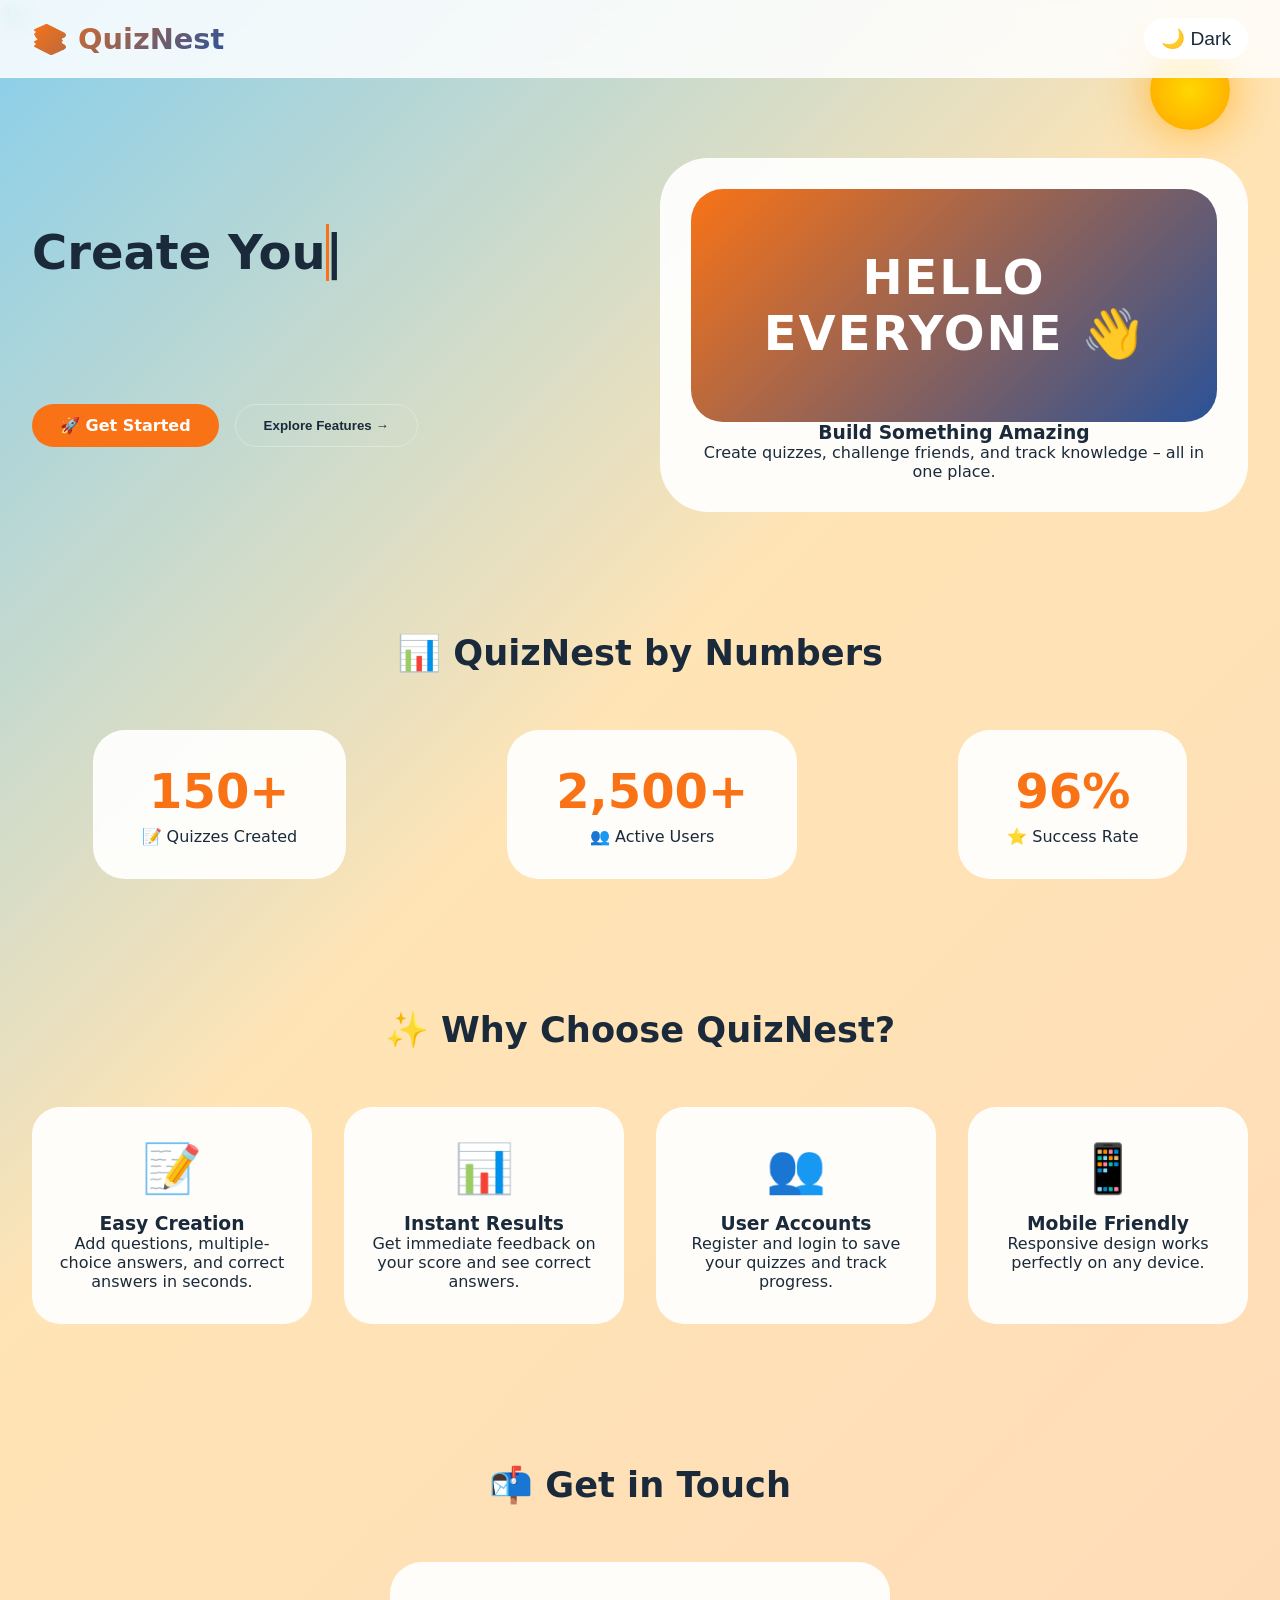
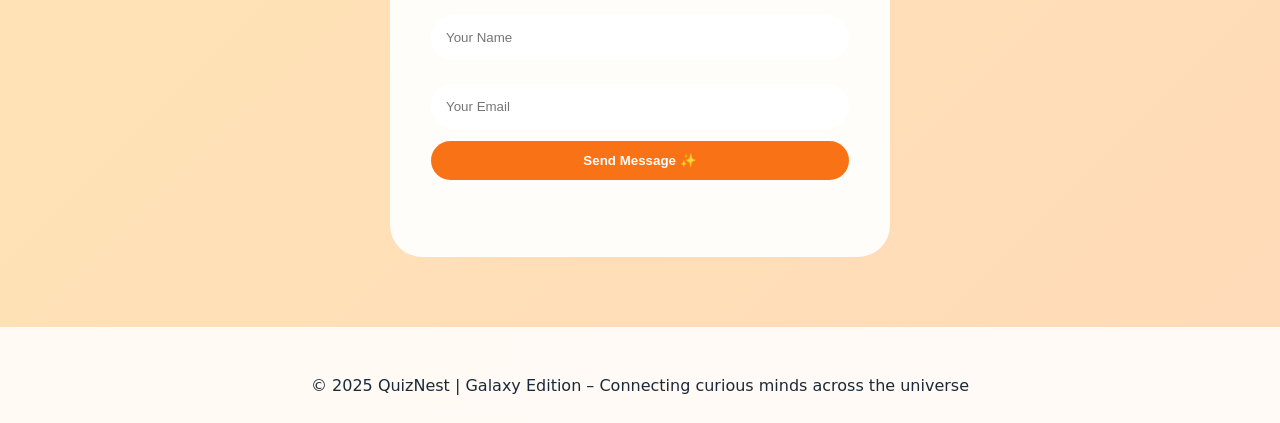
<file: quiz-platform/index.html>
<!DOCTYPE html>
<html lang="en">
<head>
    <meta charset="UTF-8">
    <meta name="viewport" content="width=device-width, initial-scale=1.0, user-scalable=yes">
    <title>QuizNest | Create & Take Quizzes</title>
    <style>
        * {
            margin: 0;
            padding: 0;
            box-sizing: border-box;
        }

        :root {
            --text-primary: #1a2a3a;
            --text-secondary: #445566;
            --card-bg: rgba(255, 255, 255, 0.92);
            --border-color: rgba(255, 255, 255, 0.3);
            --accent: #f97316;
            --accent-dark: #e25c0c;
            --shadow: 0 8px 24px rgba(0, 0, 0, 0.1);
            --header-bg: rgba(255, 255, 255, 0.85);
            --btn-bg: #ffffff;
            --btn-text: #1a2a3a;
        }

        body.dark {
            --text-primary: #eef2ff;
            --text-secondary: #a0afc5;
            --card-bg: rgba(30, 36, 54, 0.92);
            --border-color: rgba(255, 255, 255, 0.15);
            --header-bg: rgba(18, 24, 38, 0.85);
            --shadow: 0 8px 24px rgba(0, 0, 0, 0.3);
            --btn-bg: #2a3348;
            --btn-text: #eef2ff;
        }

        body {
            font-family: system-ui, 'Segoe UI', 'Poppins', sans-serif;
            color: var(--text-primary);
            transition: color 0.3s ease;
            scroll-behavior: smooth;
            min-height: 100vh;
            overflow-x: hidden;
        }

        body:not(.dark) {
            background: linear-gradient(135deg, #87CEEB 0%, #FFE4B5 40%, #FFDAB9 100%);
            position: relative;
        }

        body:not(.dark) .sun {
            position: fixed;
            top: 50px;
            right: 50px;
            width: 80px;
            height: 80px;
            background: radial-gradient(circle, #FFD700, #FFA500);
            border-radius: 50%;
            box-shadow: 0 0 50px rgba(255, 165, 0, 0.8);
            z-index: 5;
            pointer-events: none;
            animation: sunGlow 2s ease-in-out infinite alternate, sunRotate 10s linear infinite;
        }

        @keyframes sunGlow {
            0% { transform: scale(1); box-shadow: 0 0 30px rgba(255, 165, 0, 0.6); }
            100% { transform: scale(1.1); box-shadow: 0 0 70px rgba(255, 165, 0, 1); }
        }

        @keyframes sunRotate {
            0% { transform: rotate(0deg); }
            100% { transform: rotate(360deg); }
        }

        body:not(.dark) .cloud {
            position: fixed;
            background: rgba(255, 255, 255, 0.95);
            z-index: 5;
            pointer-events: none;
        }

        body:not(.dark) .cloud1 {
            width: 140px;
            height: 90px;
            top: 80px;
            left: -160px;
            animation: moveCloud1 25s linear infinite;
            position: fixed;
            background: white;
            border-radius: 100px;
        }
        body:not(.dark) .cloud1::before {
            content: '';
            position: absolute;
            width: 60px;
            height: 60px;
            background: white;
            border-radius: 50%;
            top: -30px;
            left: 20px;
        }
        body:not(.dark) .cloud1::after {
            content: '';
            position: absolute;
            width: 50px;
            height: 50px;
            background: white;
            border-radius: 50%;
            top: -20px;
            left: 70px;
        }

        body:not(.dark) .cloud2 {
            width: 180px;
            height: 110px;
            top: 200px;
            left: -220px;
            animation: moveCloud2 35s linear infinite;
            opacity: 0.8;
            position: fixed;
            background: white;
            border-radius: 100px;
        }
        body:not(.dark) .cloud2::before {
            content: '';
            position: absolute;
            width: 80px;
            height: 80px;
            background: white;
            border-radius: 50%;
            top: -40px;
            left: 30px;
        }
        body:not(.dark) .cloud2::after {
            content: '';
            position: absolute;
            width: 65px;
            height: 65px;
            background: white;
            border-radius: 50%;
            top: -30px;
            left: 100px;
        }

        body:not(.dark) .cloud3 {
            width: 110px;
            height: 70px;
            top: 350px;
            left: -130px;
            animation: moveCloud3 20s linear infinite;
            opacity: 0.7;
            position: fixed;
            background: white;
            border-radius: 100px;
        }
        body:not(.dark) .cloud3::before {
            content: '';
            position: absolute;
            width: 50px;
            height: 50px;
            background: white;
            border-radius: 50%;
            top: -25px;
            left: 15px;
        }
        body:not(.dark) .cloud3::after {
            content: '';
            position: absolute;
            width: 40px;
            height: 40px;
            background: white;
            border-radius: 50%;
            top: -15px;
            left: 60px;
        }

        body:not(.dark) .cloud4 {
            width: 160px;
            height: 95px;
            top: 480px;
            left: -190px;
            animation: moveCloud4 30s linear infinite;
            opacity: 0.6;
            position: fixed;
            background: white;
            border-radius: 100px;
        }
        body:not(.dark) .cloud4::before {
            content: '';
            position: absolute;
            width: 70px;
            height: 70px;
            background: white;
            border-radius: 50%;
            top: -35px;
            left: 25px;
        }
        body:not(.dark) .cloud4::after {
            content: '';
            position: absolute;
            width: 55px;
            height: 55px;
            background: white;
            border-radius: 50%;
            top: -25px;
            left: 90px;
        }

        @keyframes moveCloud1 {
            0% { left: -160px; }
            100% { left: 100%; }
        }
        @keyframes moveCloud2 {
            0% { left: -220px; }
            100% { left: 110%; }
        }
        @keyframes moveCloud3 {
            0% { left: -130px; }
            100% { left: 100%; }
        }
        @keyframes moveCloud4 {
            0% { left: -190px; }
            100% { left: 105%; }
        }

        body:not(.dark) .red-bird {
            position: fixed;
            font-size: 28px;
            z-index: 5;
            pointer-events: none;
            animation: flyBird 12s linear infinite;
            filter: drop-shadow(2px 2px 4px rgba(0,0,0,0.2));
        }

        @keyframes flyBird {
            0% { left: -60px; top: 150px; transform: translateY(0); }
            25% { top: 130px; }
            50% { top: 170px; }
            75% { top: 140px; }
            100% { left: 100%; top: 160px; }
        }

        body.dark {
            background: linear-gradient(135deg, #0a0a2a 0%, #1a1a3e 50%, #0d0d2b 100%);
        }

        body.dark .moon {
            position: fixed;
            top: 60px;
            right: 60px;
            width: 70px;
            height: 70px;
            background: radial-gradient(circle, #f5f5dc, #e6e6a3);
            border-radius: 50%;
            box-shadow: 0 0 40px rgba(255, 255, 200, 0.6);
            z-index: 5;
            pointer-events: none;
            animation: moonGlow 3s ease-in-out infinite alternate;
        }

        @keyframes moonGlow {
            0% { box-shadow: 0 0 20px rgba(255, 255, 200, 0.4); }
            100% { box-shadow: 0 0 60px rgba(255, 255, 200, 0.9); }
        }

        body.dark .stars-container {
            position: fixed;
            top: 0;
            left: 0;
            width: 100%;
            height: 100%;
            pointer-events: none;
            z-index: 3;
            overflow: hidden;
        }

        body.dark .star {
            position: absolute;
            background: white;
            border-radius: 50%;
            animation: twinkle 2s ease-in-out infinite alternate;
        }

        @keyframes twinkle {
            0% { opacity: 0.3; transform: scale(1); }
            100% { opacity: 1; transform: scale(1.3); }
        }

        body.dark .shooting-star {
            position: absolute;
            width: 100px;
            height: 2px;
            background: linear-gradient(90deg, white, rgba(255,255,255,0.8), transparent);
            border-radius: 50%;
            animation: shootStar 3s linear infinite;
            filter: drop-shadow(0 0 4px white);
        }

        @keyframes shootStar {
            0% {
                transform: translateX(0) translateY(0) rotate(35deg);
                opacity: 0;
                width: 0px;
            }
            5% {
                opacity: 1;
                width: 100px;
            }
            20% {
                transform: translateX(-300px) translateY(200px) rotate(35deg);
                opacity: 0;
                width: 0px;
            }
            100% {
                transform: translateX(-300px) translateY(200px) rotate(35deg);
                opacity: 0;
                width: 0px;
            }
        }

        body.dark .galaxy {
            position: fixed;
            top: 50%;
            left: 50%;
            width: 400px;
            height: 400px;
            transform: translate(-50%, -50%);
            background: radial-gradient(ellipse, rgba(100, 50, 150, 0.2), rgba(50, 20, 100, 0.05), transparent);
            border-radius: 50%;
            pointer-events: none;
            z-index: 2;
            animation: galaxySpin 25s linear infinite;
        }

        @keyframes galaxySpin {
            from { transform: translate(-50%, -50%) rotate(0deg); }
            to { transform: translate(-50%, -50%) rotate(360deg); }
        }

        .container {
            max-width: 1280px;
            margin: 0 auto;
            padding: 0 32px;
            position: relative;
            z-index: 10;
        }

        .header {
            background: var(--header-bg);
            backdrop-filter: blur(10px);
            position: sticky;
            top: 0;
            z-index: 1000;
            border-bottom: 1px solid var(--border-color);
        }

        .nav {
            display: flex;
            justify-content: space-between;
            align-items: center;
            padding: 18px 0;
            flex-wrap: wrap;
        }

        .logo {
            font-size: 1.8rem;
            font-weight: 800;
            background: linear-gradient(135deg, var(--accent), #2A5298);
            background-clip: text;
            -webkit-background-clip: text;
            color: transparent;
            cursor: pointer;
        }

        .theme-toggle {
            background: var(--btn-bg);
            border: 1px solid var(--border-color);
            border-radius: 50px;
            padding: 8px 16px;
            cursor: pointer;
            font-size: 1.2rem;
            transition: 0.2s;
            color: var(--btn-text);
        }

        .theme-toggle:hover {
            transform: scale(1.05);
        }

        .hero {
            padding: 80px 0 60px;
        }

        .hero-grid {
            display: flex;
            flex-wrap: wrap;
            align-items: center;
            gap: 40px;
        }

        .hero-content {
            flex: 1.2;
        }

        .hero-badge {
            background: var(--accent);
            display: inline-block;
            padding: 6px 14px;
            border-radius: 40px;
            font-size: 0.8rem;
            font-weight: 600;
            color: white;
            margin-bottom: 20px;
            animation: badgePulse 2s infinite;
        }

        @keyframes badgePulse {
            0%, 100% { transform: scale(1); }
            50% { transform: scale(1.05); }
        }

        .typed-text {
            font-size: 3rem;
            font-weight: 800;
            line-height: 1.2;
            margin-bottom: 20px;
            min-height: 160px;
        }

        .typed-text .cursor {
            display: inline-block;
            width: 3px;
            background: var(--accent);
            animation: blink 0.7s infinite;
        }

        @keyframes blink {
            0%, 100% { opacity: 1; }
            50% { opacity: 0; }
        }

        .hero-desc {
            font-size: 1.2rem;
            color: var(--text-secondary);
            margin-bottom: 32px;
        }

        .btn-group {
            display: flex;
            gap: 16px;
            flex-wrap: wrap;
        }

        .btn-primary {
            background: var(--accent);
            border: none;
            padding: 12px 28px;
            border-radius: 40px;
            font-weight: 700;
            color: white;
            cursor: pointer;
            transition: 0.2s;
            text-decoration: none;
            display: inline-block;
        }

        .btn-primary:hover {
            background: var(--accent-dark);
            transform: translateY(-2px);
        }

        .btn-secondary {
            background: transparent;
            border: 1.5px solid var(--border-color);
            padding: 12px 28px;
            border-radius: 40px;
            font-weight: 600;
            color: var(--text-primary);
            cursor: pointer;
        }

        .statistics {
            padding: 60px 0;
        }

        .statistics-grid {
            display: flex;
            flex-wrap: wrap;
            justify-content: space-around;
            gap: 40px;
            text-align: center;
        }

        .stat-card {
            background: var(--card-bg);
            backdrop-filter: blur(8px);
            padding: 32px 48px;
            border-radius: 32px;
            border: 1px solid var(--border-color);
            min-width: 180px;
            transition: all 0.3s ease;
            cursor: pointer;
        }

        .stat-card:hover {
            transform: translateY(-8px);
            box-shadow: var(--shadow);
            border-color: var(--accent);
        }

        .stat-card h3 {
            font-size: 3rem;
            color: var(--accent);
            margin-bottom: 8px;
        }

        .image-card {
            background: var(--card-bg);
            backdrop-filter: blur(8px);
            border-radius: 48px;
            padding: 30px;
            text-align: center;
            border: 1px solid var(--border-color);
            transition: transform 0.3s;
        }

        .image-card:hover {
            transform: scale(1.02);
        }

        .shake-glow-text {
            background: linear-gradient(135deg, var(--accent), #2A5298);
            border-radius: 32px;
            padding: 60px 20px;
            color: white;
            font-size: 3rem;
            font-weight: bold;
            text-align: center;
            display: inline-block;
            width: 100%;
            animation: gentleShake 6s ease-in-out infinite, gentleGlow 2s ease-in-out infinite alternate;
            cursor: pointer;
            letter-spacing: 2px;
        }

        @keyframes gentleShake {
            0%, 100% { transform: translate(0px, 0px) rotate(0deg); }
            25% { transform: translate(-2px, -1px) rotate(-0.5deg); }
            50% { transform: translate(2px, 1px) rotate(0.5deg); }
            75% { transform: translate(-1px, 1px) rotate(-0.3deg); }
        }

        @keyframes gentleGlow {
            0% {
                text-shadow: 0 0 5px rgba(255, 255, 255, 0.3);
                box-shadow: 0 0 10px rgba(249, 115, 22, 0.2);
            }
            100% {
                text-shadow: 0 0 15px rgba(255, 255, 255, 0.6), 0 0 20px rgba(255, 165, 0, 0.4);
                box-shadow: 0 0 25px rgba(249, 115, 22, 0.5);
            }
        }

        .features {
            padding: 70px 0;
        }

        .section-title {
            text-align: center;
            font-size: 2.2rem;
            margin-bottom: 56px;
        }

        .features-grid {
            display: flex;
            flex-wrap: wrap;
            gap: 32px;
            justify-content: center;
        }

        .feature-card {
            background: var(--card-bg);
            backdrop-filter: blur(8px);
            border-radius: 28px;
            padding: 32px 24px;
            flex: 1;
            min-width: 240px;
            border: 1px solid var(--border-color);
            transition: all 0.3s ease;
            cursor: pointer;
            text-align: center;
        }

        .feature-card:hover {
            transform: translateY(-8px);
            box-shadow: var(--shadow);
            border-color: var(--accent);
        }

        .feature-icon {
            font-size: 3rem;
            margin-bottom: 16px;
            display: inline-block;
            animation: iconBounce 2s ease-in-out infinite;
        }

        @keyframes iconBounce {
            0%, 100% { transform: translateY(0); }
            50% { transform: translateY(-5px); }
        }

        .contact {
            padding: 70px 0;
        }

        .contact-form {
            max-width: 500px;
            margin: 0 auto;
            background: var(--card-bg);
            backdrop-filter: blur(8px);
            padding: 40px;
            border-radius: 32px;
            border: 1px solid var(--border-color);
        }

        .contact-form input {
            width: 100%;
            padding: 14px;
            margin: 12px 0;
            border-radius: 24px;
            border: 1px solid var(--border-color);
            background: var(--card-bg);
            color: var(--text-primary);
        }

        .footer {
            background: var(--header-bg);
            backdrop-filter: blur(8px);
            padding: 48px 0 28px;
            border-top: 1px solid var(--border-color);
            text-align: center;
        }

        .back-to-top {
            position: fixed;
            bottom: 30px;
            right: 30px;
            background: var(--accent);
            color: white;
            width: 50px;
            height: 50px;
            border-radius: 50%;
            display: flex;
            align-items: center;
            justify-content: center;
            cursor: pointer;
            opacity: 0;
            visibility: hidden;
            transition: 0.3s;
            z-index: 999;
            border: none;
            font-size: 1.5rem;
        }

        .back-to-top.show {
            opacity: 1;
            visibility: visible;
        }

        .form-message {
            margin-top: 16px;
            text-align: center;
            padding: 10px;
            border-radius: 24px;
        }
        .success { background: #10b98120; color: #10b981; }
        .error { background: #ef444420; color: #ef4444; }

        .info-modal {
            display: none;
            position: fixed;
            top: 0;
            left: 0;
            width: 100%;
            height: 100%;
            background: rgba(0,0,0,0.7);
            z-index: 2000;
            justify-content: center;
            align-items: center;
        }
        .modal-content {
            background: var(--card-bg);
            border-radius: 32px;
            padding: 32px;
            max-width: 500px;
            width: 90%;
            max-height: 80vh;
            overflow-y: auto;
        }
        .close-modal {
            background: var(--accent);
            color: white;
            border: none;
            padding: 10px 24px;
            border-radius: 40px;
            margin-top: 20px;
            cursor: pointer;
            width: 100%;
        }

        @media (max-width: 768px) {
            .typed-text { font-size: 2rem; }
            .shake-glow-text { font-size: 2rem; padding: 40px 15px; }
            .container { padding: 0 20px; }
        }

        body:not(.dark) .moon,
        body:not(.dark) .stars-container,
        body:not(.dark) .galaxy,
        body:not(.dark) .shooting-star { display: none; }
        
        body.dark .sun,
        body.dark .cloud,
        body.dark .red-bird { display: none; }
        
        body.dark .shooting-star { display: block; }
        body:not(.dark) .shooting-star { display: none; }
    </style>
</head>
<body>
    <div class="sun"></div>
    <div class="cloud cloud1"></div>
    <div class="cloud cloud2"></div>
    <div class="cloud cloud3"></div>
    <div class="cloud cloud4"></div>
    <div class="red-bird">🐦</div>

    <div class="moon"></div>
    <div class="stars-container" id="starsContainer"></div>
    <div class="galaxy"></div>

    <header class="header">
        <div class="container">
            <div class="nav">
                <div class="logo">📚 QuizNest</div>
                <button class="theme-toggle" id="themeToggle">🌙 Dark</button>
            </div>
        </div>
    </header>

    <section id="home" class="hero">
        <div class="container">
            <div class="hero-grid">
                <div class="hero-content">
                    <div class="typed-text" id="typedText"></div>
                    <div class="btn-group">
                        <a href="login.html" class="btn-primary">🚀 Get Started</a>
                        <button class="btn-secondary" id="exploreFeaturesBtn">Explore Features →</button>
                    </div>
                </div>
                <div class="hero-content">
                    <div class="image-card">
                        <div class="shake-glow-text">
                            HELLO EVERYONE 👋
                        </div>
                        <h3>Build Something Amazing</h3>
                        <p>Create quizzes, challenge friends, and track knowledge – all in one place.</p>
                    </div>
                </div>
            </div>
        </div>
    </section>

    <section id="statistics" class="statistics">
        <div class="container">
            <h2 class="section-title">📊 QuizNest by Numbers</h2>
            <div class="statistics-grid">
                <div class="stat-card" id="quizzesCard">
                    <h3>150+</h3>
                    <p>📝 Quizzes Created</p>
                </div>
                <div class="stat-card" id="usersCard">
                    <h3>2,500+</h3>
                    <p>👥 Active Users</p>
                </div>
                <div class="stat-card" id="successCard">
                    <h3>96%</h3>
                    <p>⭐ Success Rate</p>
                </div>
            </div>
        </div>
    </section>

    <section id="features" class="features">
        <div class="container">
            <h2 class="section-title">✨ Why Choose QuizNest?</h2>
            <div class="features-grid">
                <div class="feature-card">
                    <div class="feature-icon">📝</div>
                    <h3>Easy Creation</h3>
                    <p>Add questions, multiple-choice answers, and correct answers in seconds.</p>
                </div>
                <div class="feature-card">
                    <div class="feature-icon">📊</div>
                    <h3>Instant Results</h3>
                    <p>Get immediate feedback on your score and see correct answers.</p>
                </div>
                <div class="feature-card">
                    <div class="feature-icon">👥</div>
                    <h3>User Accounts</h3>
                    <p>Register and login to save your quizzes and track progress.</p>
                </div>
                <div class="feature-card">
                    <div class="feature-icon">📱</div>
                    <h3>Mobile Friendly</h3>
                    <p>Responsive design works perfectly on any device.</p>
                </div>
            </div>
        </div>
    </section>

    <section id="contact" class="contact">
        <div class="container">
            <h2 class="section-title">📬 Get in Touch</h2>
            <div class="contact-form">
                <input type="text" id="userName" placeholder="Your Name" required>
                <input type="email" id="userEmail" placeholder="Your Email" required>
                <button class="btn-primary" id="submitForm" style="width: 100%;">Send Message ✨</button>
                <div id="formFeedback" class="form-message"></div>
            </div>
        </div>
    </section>

    <footer class="footer">
        <div class="container">
            <p>© 2025 QuizNest | Galaxy Edition – Connecting curious minds across the universe</p>
        </div>
    </footer>

    <button class="back-to-top" id="backToTop">↑</button>

   
    <div id="infoModal" class="info-modal">
        <div class="modal-content" id="modalContent"></div>
    </div>

    <script>
        
        function generateStars() {
            const container = document.getElementById('starsContainer');
            for (let i = 0; i < 120; i++) {
                const star = document.createElement('div');
                star.className = 'star';
                star.style.left = Math.random() * 100 + '%';
                star.style.top = Math.random() * 100 + '%';
                star.style.width = (Math.random() * 3 + 1) + 'px';
                star.style.height = star.style.width;
                star.style.animationDelay = (Math.random() * 5) + 's';
                star.style.animationDuration = (Math.random() * 2 + 1) + 's';
                container.appendChild(star);
            }
        }

        function generateShootingStars() {
            const container = document.getElementById('starsContainer');
            for (let i = 0; i < 8; i++) {
                const star = document.createElement('div');
                star.className = 'shooting-star';
                star.style.top = (Math.random() * 40) + '%';
                star.style.left = (Math.random() * 60 + 40) + '%';
                star.style.animationDelay = (Math.random() * 8) + 's';
                star.style.animationDuration = (Math.random() * 2 + 2.5) + 's';
                container.appendChild(star);
            }
        }

        generateStars();
        generateShootingStars();

        
        const texts = ["Create Your Own Quiz", "Challenge Your Friends", "Learn & Have Fun", "Track Your Progress"];
        let textIndex = 0, charIndex = 0, isDeleting = false;
        const typedElement = document.getElementById("typedText");

        function typeEffect() {
            const currentText = texts[textIndex];
            if (isDeleting) {
                typedElement.innerHTML = currentText.substring(0, charIndex - 1) + '<span class="cursor">|</span>';
                charIndex--;
                if (charIndex === 0) { isDeleting = false; textIndex = (textIndex + 1) % texts.length; }
            } else {
                typedElement.innerHTML = currentText.substring(0, charIndex + 1) + '<span class="cursor">|</span>';
                charIndex++;
                if (charIndex === currentText.length) { isDeleting = true; }
            }
            setTimeout(typeEffect, isDeleting ? 80 : 150);
        }
        typeEffect();

       
        const themeToggle = document.getElementById("themeToggle");
        themeToggle.addEventListener("click", () => {
            document.body.classList.toggle("dark");
            const isDark = document.body.classList.contains("dark");
            themeToggle.textContent = isDark ? "☀️ Light" : "🌙 Dark";
        });

        
        const backBtn = document.getElementById("backToTop");
        window.addEventListener("scroll", () => backBtn.classList.toggle("show", window.scrollY > 300));
        backBtn.addEventListener("click", () => window.scrollTo({ top: 0, behavior: "smooth" }));

        document.getElementById("exploreFeaturesBtn").addEventListener("click", () => {
            document.getElementById("features").scrollIntoView({ behavior: "smooth" });
        });

        const submitBtn = document.getElementById("submitForm");
        const feedback = document.getElementById("formFeedback");
        submitBtn.addEventListener("click", () => {
            const name = document.getElementById("userName").value.trim();
            const email = document.getElementById("userEmail").value.trim();
            if (!name || !email) {
                feedback.innerHTML = "❌ Please fill both fields!";
                feedback.className = "form-message error";
            } else if (!email.includes("@") || !email.includes(".")) {
                feedback.innerHTML = "❌ Enter a valid email address!";
                feedback.className = "form-message error";
            } else {
                feedback.innerHTML = "✅ Thank you " + name + "! We'll get back to you soon! 🎉";
                feedback.className = "form-message success";
                document.getElementById("userName").value = "";
                document.getElementById("userEmail").value = "";
                setTimeout(() => feedback.innerHTML = "", 3000);
            }
        });

        const modal = document.getElementById("infoModal");
        const modalContent = document.getElementById("modalContent");

        function showModal(title, items) {
            let itemsHtml = '<ul style="list-style:none; padding:0;">';
            items.forEach(item => {
                itemsHtml += `<li style="padding:10px 0; border-bottom:1px solid var(--border-color);">${item}</li>`;
            });
            itemsHtml += '</ul><button class="close-modal" onclick="closeModal()">Close ✨</button>';
            modalContent.innerHTML = `<h3 style="font-size:1.8rem; margin-bottom:20px; color:var(--accent);">${title}</h3>${itemsHtml}`;
            modal.style.display = "flex";
        }

        window.closeModal = function() { modal.style.display = "none"; }
        modal.addEventListener("click", (e) => { if (e.target === modal) closeModal(); });

        document.getElementById("quizzesCard").addEventListener("click", () => {
            showModal("📝 Quizzes Created", [
                "🎯 Over 150 quizzes created by users",
                "📚 Topics: Sports, Science, History, Technology, and more",
                "✨ New quizzes added every week",
                "🏆 Top creators get featured on leaderboard"
            ]);
        });

        document.getElementById("usersCard").addEventListener("click", () => {
            showModal("👥 Active Users", [
                "🌟 2,500+ registered users",
                "🌍 Users from 30+ countries",
                "📈 Growing 20% month over month",
                "🤝 Join our community today!"
            ]);
        });

        document.getElementById("successCard").addEventListener("click", () => {
            showModal("⭐ Success Rate", [
                "96% of users find quizzes engaging",
                "94% would recommend QuizNest to friends",
                "Thousands of quizzes taken daily",
                "Average score improvement: 35%"
            ]);
        });
    </script>
</body>
</html>
</file>
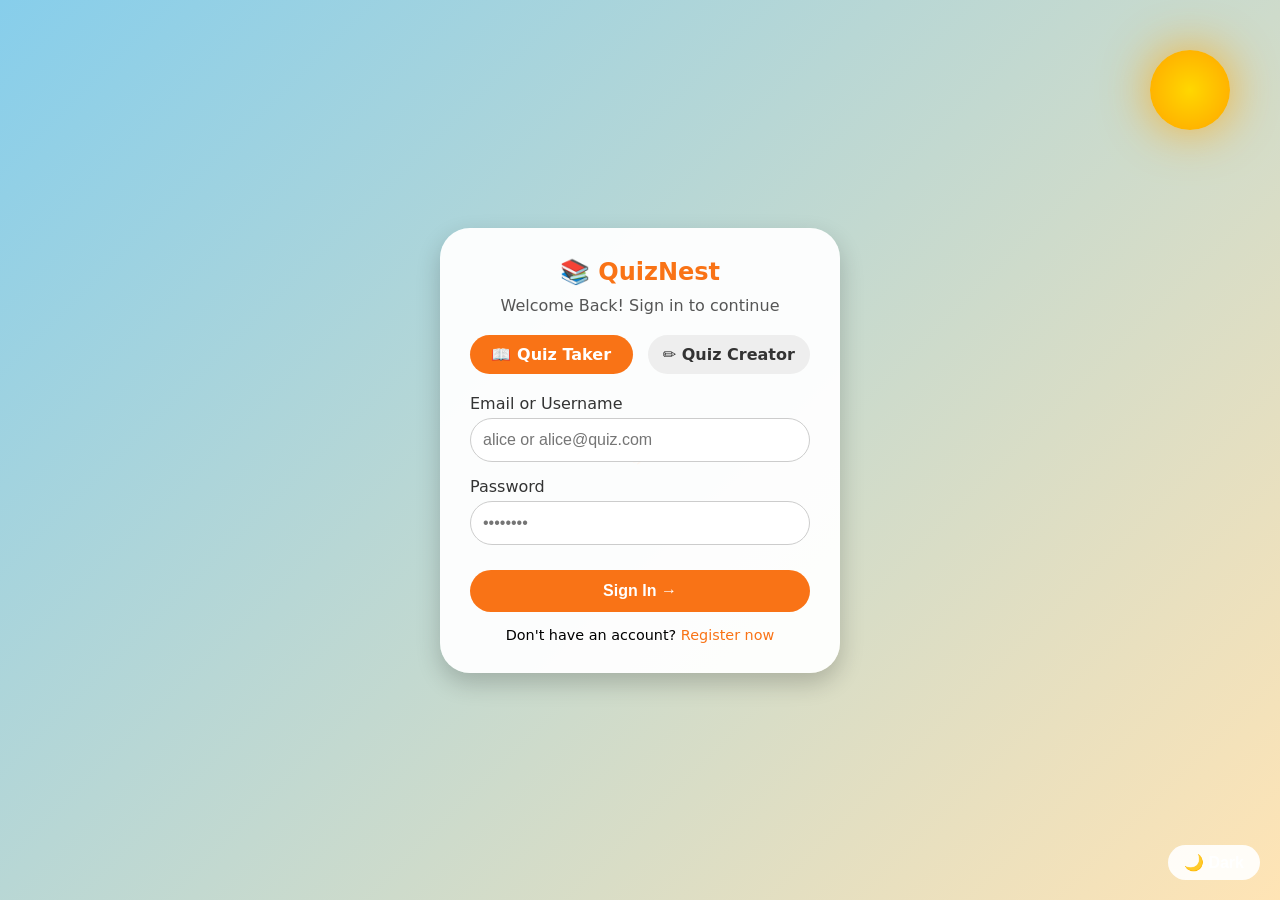
<file: quiz-platform/attempt-quiz.html>
<!DOCTYPE html>
<html lang="en">
<head>
    <meta charset="UTF-8">
    <meta name="viewport" content="width=device-width, initial-scale=1.0, user-scalable=yes">
    <title>Take Quiz | QuizNest</title>
    <style>

    * { margin: 0; padding: 0; box-sizing: border-box; }
        body {
            font-family: system-ui, 'Segoe UI', sans-serif;
            min-height: 100vh;
            transition: background 0.3s ease;
            position: relative;
            background: linear-gradient(135deg, #87CEEB 0%, #FFE4B5 40%, #FFDAB9 100%);
        }
        body.dark {
            background: linear-gradient(135deg, #0a0a2a 0%, #1a1a3e 50%, #0d0d2b 100%);
        }
        .sun, .cloud, .red-bird { display: block; }
        .moon, .stars-container, .galaxy, .shooting-star { display: none; }
        body.dark .sun, body.dark .cloud, body.dark .red-bird { display: none; }
        body.dark .moon, body.dark .stars-container, body.dark .galaxy, body.dark .shooting-star { display: block; }
        .sun { position: fixed; top: 50px; right: 50px; width: 80px; height: 80px; background: radial-gradient(circle, #FFD700, #FFA500); border-radius: 50%; box-shadow: 0 0 50px rgba(255,165,0,0.8); z-index: 5; pointer-events: none; animation: sunGlow 2s ease-in-out infinite alternate; }
        @keyframes sunGlow { 0% { transform: scale(1); box-shadow: 0 0 30px rgba(255,165,0,0.6); } 100% { transform: scale(1.1); box-shadow: 0 0 70px rgba(255,165,0,1); } }
        .cloud { position: fixed; background: rgba(255,255,255,0.95); z-index: 5; pointer-events: none; border-radius: 100px; }
        .cloud1 { width: 140px; height: 90px; top: 80px; left: -160px; animation: moveCloud1 25s linear infinite; }
        .cloud1::before, .cloud1::after { content: ''; position: absolute; background: white; border-radius: 50%; }
        .cloud1::before { width: 60px; height: 60px; top: -30px; left: 20px; }
        .cloud1::after { width: 50px; height: 50px; top: -20px; left: 70px; }
        .cloud2 { width: 180px; height: 110px; top: 200px; left: -220px; animation: moveCloud2 35s linear infinite; opacity: 0.8; }
        .cloud2::before { width: 80px; height: 80px; top: -40px; left: 30px; }
        .cloud2::after { width: 65px; height: 65px; top: -30px; left: 100px; }
        .cloud3 { width: 110px; height: 70px; top: 350px; left: -130px; animation: moveCloud3 20s linear infinite; opacity: 0.7; }
        .cloud3::before { width: 50px; height: 50px; top: -25px; left: 15px; }
        .cloud3::after { width: 40px; height: 40px; top: -15px; left: 60px; }
        .cloud4 { width: 160px; height: 95px; top: 480px; left: -190px; animation: moveCloud4 30s linear infinite; opacity: 0.6; }
        .cloud4::before { width: 70px; height: 70px; top: -35px; left: 25px; }
        .cloud4::after { width: 55px; height: 55px; top: -25px; left: 90px; }
        @keyframes moveCloud1 { 100% { left: 100%; } }
        @keyframes moveCloud2 { 100% { left: 110%; } }
        @keyframes moveCloud3 { 100% { left: 100%; } }
        @keyframes moveCloud4 { 100% { left: 105%; } }
        .red-bird { position: fixed; font-size: 28px; z-index: 5; pointer-events: none; animation: flyBird 12s linear infinite; filter: drop-shadow(2px 2px 4px rgba(0,0,0,0.2)); }
        @keyframes flyBird { 0% { left: -60px; top: 150px; } 25% { top: 130px; } 50% { top: 170px; } 75% { top: 140px; } 100% { left: 100%; top: 160px; } }
        .moon { position: fixed; top: 60px; right: 60px; width: 70px; height: 70px; background: radial-gradient(circle, #f5f5dc, #e6e6a3); border-radius: 50%; box-shadow: 0 0 40px rgba(255,255,200,0.6); z-index: 5; pointer-events: none; animation: moonGlow 3s ease-in-out infinite alternate; }
        @keyframes moonGlow { 0% { box-shadow: 0 0 20px rgba(255,255,200,0.4); } 100% { box-shadow: 0 0 60px rgba(255,255,200,0.9); } }
        .stars-container { position: fixed; top: 0; left: 0; width: 100%; height: 100%; pointer-events: none; z-index: 3; overflow: hidden; }
        .star { position: absolute; background: white; border-radius: 50%; animation: twinkle 2s ease-in-out infinite alternate; }
        @keyframes twinkle { 0% { opacity: 0.3; transform: scale(1); } 100% { opacity: 1; transform: scale(1.3); } }
        .shooting-star { position: absolute; width: 100px; height: 2px; background: linear-gradient(90deg, white, rgba(255,255,255,0.8), transparent); border-radius: 50%; animation: shootStar 3s linear infinite; }
        @keyframes shootStar { 0% { transform: translateX(0) translateY(0) rotate(35deg); opacity: 0; width: 0px; } 5% { opacity: 1; width: 100px; } 20% { transform: translateX(-300px) translateY(200px) rotate(35deg); opacity: 0; width: 0px; } 100% { transform: translateX(-300px) translateY(200px) rotate(35deg); opacity: 0; width: 0px; } }
        .galaxy { position: fixed; top: 50%; left: 50%; width: 400px; height: 400px; transform: translate(-50%, -50%); background: radial-gradient(ellipse, rgba(100,50,150,0.2), rgba(50,20,100,0.05), transparent); border-radius: 50%; pointer-events: none; z-index: 2; animation: galaxySpin 25s linear infinite; }
        @keyframes galaxySpin { 100% { transform: translate(-50%, -50%) rotate(360deg); } }
        .container { max-width: 800px; margin: 0 auto; padding: 2rem; position: relative; z-index: 10; }
        .quiz-card { background: rgba(255, 255, 255, 0.95); backdrop-filter: blur(10px); border-radius: 2rem; padding: 2rem; box-shadow: 0 8px 24px rgba(0,0,0,0.1); border: 1px solid rgba(0,0,0,0.1); }
        body.dark .quiz-card { background: rgba(30, 36, 54, 0.95); border-color: rgba(255,255,255,0.15); color: #f1f5f9; }
        h2 { color: #1e293b; margin-bottom: 1rem; }
        body.dark h2 { color: #f1f5f9; }
        .question-text { font-size: 1.3rem; font-weight: 600; margin: 1.5rem 0; color: #1e293b; }
        body.dark .question-text { color: #f1f5f9; }
        .option { display: flex; align-items: center; gap: 12px; padding: 12px; margin: 8px 0; background: rgba(255,255,255,0.5); border-radius: 1rem; cursor: pointer; transition: 0.2s; }
        body.dark .option { background: rgba(30,36,54,0.6); }
        .option:hover { background: rgba(249,115,22,0.2); }
        input[type="radio"] { width: 20px; height: 20px; cursor: pointer; }
        .option-label { font-size: 1rem; cursor: pointer; flex: 1; }
        .btn-group { display: flex; gap: 1rem; margin-top: 2rem; flex-wrap: wrap; }
        .btn { padding: 10px 24px; border-radius: 2rem; border: none; cursor: pointer; font-weight: bold; font-size: 1rem; }
        .btn-primary { background: #f97316; color: white; }
        .btn-secondary { background: #64748b; color: white; }
        .theme-toggle { position: fixed; bottom: 20px; right: 20px; background: rgba(255,255,255,0.9); backdrop-filter: blur(8px); border: 1px solid rgba(0,0,0,0.1); border-radius: 50px; padding: 10px 20px; cursor: pointer; font-size: 1rem; z-index: 100; color: #1e293b; font-weight: 500; }
        body.dark .theme-toggle { background: rgba(30,36,54,0.9); color: #f1f5f9; border-color: rgba(255,255,255,0.15); }
        .results-container { background: rgba(255,255,255,0.95); border-radius: 2rem; padding: 2rem; }
        body.dark .results-container { background: rgba(30,36,54,0.95); }
        .result-item { border-left: 4px solid #f97316; padding: 0.8rem; margin: 1rem 0; background: rgba(255,255,255,0.5); border-radius: 1rem; }
        body.dark .result-item { background: rgba(30,36,54,0.6); }
        .correct { color: #10b981; }
        .wrong { color: #ef4444; }
        .progress { margin-bottom: 1rem; font-weight: 500; }
    </style>
</head>
<body>

    <div class="sun"></div><div class="cloud cloud1"></div><div class="cloud cloud2"></div><div class="cloud cloud3"></div><div class="cloud cloud4"></div><div class="red-bird">🐦</div>
    <div class="moon"></div><div class="stars-container" id="starsContainer"></div><div class="galaxy"></div>
    <button class="theme-toggle" id="themeToggle">🌙 Dark</button>
    <div class="container" id="appContainer"></div>

    <script>
        function generateStars() {
            const container = document.getElementById('starsContainer');
            if (!container) return;
            for (let i = 0; i < 120; i++) {
                const star = document.createElement('div');
                star.className = 'star';
                star.style.left = Math.random() * 100 + '%';
                star.style.top = Math.random() * 100 + '%';
                star.style.width = (Math.random() * 3 + 1) + 'px';
                star.style.height = star.style.width;
                star.style.animationDelay = (Math.random() * 5) + 's';
                star.style.animationDuration = (Math.random() * 2 + 1) + 's';
                container.appendChild(star);
            }
        }
        function generateShootingStars() {
            const container = document.getElementById('starsContainer');
            if (!container) return;
            for (let i = 0; i < 8; i++) {
                const star = document.createElement('div');
                star.className = 'shooting-star';
                star.style.top = (Math.random() * 40) + '%';
                star.style.left = (Math.random() * 60 + 40) + '%';
                star.style.animationDelay = (Math.random() * 8) + 's';
                star.style.animationDuration = (Math.random() * 2 + 2.5) + 's';
                container.appendChild(star);
            }
        }
        generateStars();
        generateShootingStars();

        const themeToggle = document.getElementById("themeToggle");
        themeToggle.addEventListener("click", () => {
            document.body.classList.toggle("dark");
            const isDark = document.body.classList.contains("dark");
            themeToggle.textContent = isDark ? "☀️ Light" : "🌙 Dark";
        });

        const currentUser = JSON.parse(localStorage.getItem("quiz_current_user"));
        if (!currentUser) window.location.href = "login.html";

        const quizId = localStorage.getItem("activeQuizId");
        if (!quizId) window.location.href = "taker-dashboard.html";

        let quizzes = JSON.parse(localStorage.getItem("quiz_quizzes")) || [];
        let quizIndex = quizzes.findIndex(q => q.id === quizId);
        if (quizIndex === -1) { alert("Quiz not found"); window.location.href = "taker-dashboard.html"; }
        let quiz = quizzes[quizIndex];

        let userAnswers = new Array(quiz.questions.length).fill(-1);
        let currentIndex = 0;
        let quizFinished = false;

        function escapeHtml(str) {
            if (!str) return "";
            return str.replace(/[&<>]/g, function(m) {
                if (m === '&') return '&amp;';
                if (m === '<') return '&lt;';
                if (m === '>') return '&gt;';
                return m;
            });
        }

        function renderQuestion() {
            const q = quiz.questions[currentIndex];
            const selected = userAnswers[currentIndex];
            const html = `
                <div class="quiz-card">
                    <h2>📖 ${escapeHtml(quiz.title)}</h2>
                    <div class="progress">Question ${currentIndex+1} of ${quiz.questions.length}</div>
                    <div class="question-text">${escapeHtml(q.text)}</div>
                    <div id="optionsContainer">
                        ${q.options.map((opt, idx) => `
                            <div class="option" data-opt-index="${idx}">
                                <input type="radio" name="quizOption" value="${idx}" id="opt_${idx}" ${selected === idx ? 'checked' : ''}>
                                <label class="option-label" for="opt_${idx}">${escapeHtml(opt)}</label>
                            </div>
                        `).join('')}
                    </div>
                    <div class="btn-group">
                        <button id="submitBtn" class="btn btn-primary">${currentIndex+1 === quiz.questions.length ? "Finish Quiz" : "Next Question"}</button>
                        <button id="backBtn" class="btn btn-secondary">← Back to Quiz List</button>
                    </div>
                </div>
            `;
            document.getElementById("appContainer").innerHTML = html;
            document.querySelectorAll('.option').forEach(div => {
                div.addEventListener('click', (e) => {
                    const radio = div.querySelector('input[type="radio"]');
                    if (radio) radio.checked = true;
                });
            });
            document.getElementById("submitBtn").addEventListener("click", () => {
                const selectedRadio = document.querySelector('input[name="quizOption"]:checked');
                if (!selectedRadio) { alert("Please select an answer"); return; }
                const answerIdx = parseInt(selectedRadio.value);
                userAnswers[currentIndex] = answerIdx;
                if (currentIndex + 1 < quiz.questions.length) {
                    currentIndex++;
                    renderQuestion();
                } else {
                    finishQuiz();
                }
            });
            document.getElementById("backBtn").addEventListener("click", () => {
                localStorage.removeItem("activeQuizId");
                window.location.href = "taker-dashboard.html";
            });
        }

        function finishQuiz() {

            let score = 0;
            const details = [];
            quiz.questions.forEach((q, idx) => {
                const isCorrect = (userAnswers[idx] === q.correct);
                if (isCorrect) score++;
                details.push({
                    questionText: q.text,
                    userAnswer: userAnswers[idx] !== -1 ? q.options[userAnswers[idx]] : "Not answered",
                    correctAnswer: q.options[q.correct],
                    isCorrect: isCorrect
                });
            });
            const percentage = Math.round((score / quiz.questions.length) * 100);
            let detailsHtml = "";
            details.forEach((det, i) => {
                detailsHtml += `
                    <div class="result-item">
                        <strong>Q${i+1}:</strong> ${escapeHtml(det.questionText)}<br>
                        <span>📌 Your answer: ${escapeHtml(det.userAnswer)}</span><br>
                        <span>✅ Correct answer: ${escapeHtml(det.correctAnswer)}</span><br>
                        <span class="${det.isCorrect ? 'correct' : 'wrong'}">${det.isCorrect ? '✓ Correct' : '✗ Wrong'}</span>
                    </div>
                `;
            });
            const resultsHtml = `
                <div class="results-container">
                    <h2>🏆 Quiz Results: ${escapeHtml(quiz.title)}</h2>
                    <div style="font-size: 1.5rem; margin: 1rem 0;">
                        Score: ${score} / ${quiz.questions.length} (${percentage}%)
                    </div>
                    <hr>
                    ${detailsHtml}
                    <div class="btn-group" style="margin-top: 2rem;">
                        <button id="backToListBtn" class="btn btn-primary">← Back to Quiz List</button>
                    </div>
                </div>
            `;
            document.getElementById("appContainer").innerHTML = resultsHtml;
            document.getElementById("backToListBtn").addEventListener("click", () => {
                localStorage.removeItem("activeQuizId");
                window.location.href = "taker-dashboard.html";
            });


            let quizzes = JSON.parse(localStorage.getItem("quiz_quizzes")) || [];
            const idx = quizzes.findIndex(q => q.id === quiz.id);
            if (idx !== -1) {
                if (!quizzes[idx].timesTaken) quizzes[idx].timesTaken = 0;
                quizzes[idx].timesTaken++;
                localStorage.setItem("quiz_quizzes", JSON.stringify(quizzes));

                let stats = JSON.parse(localStorage.getItem("quiz_stats")) || { totalAttempts: 0 };
                stats.totalAttempts = (stats.totalAttempts || 0) + 1;
                localStorage.setItem("quiz_stats", JSON.stringify(stats));
            }
        }

        renderQuestion();
    </script>
</body>
</html>
</file>
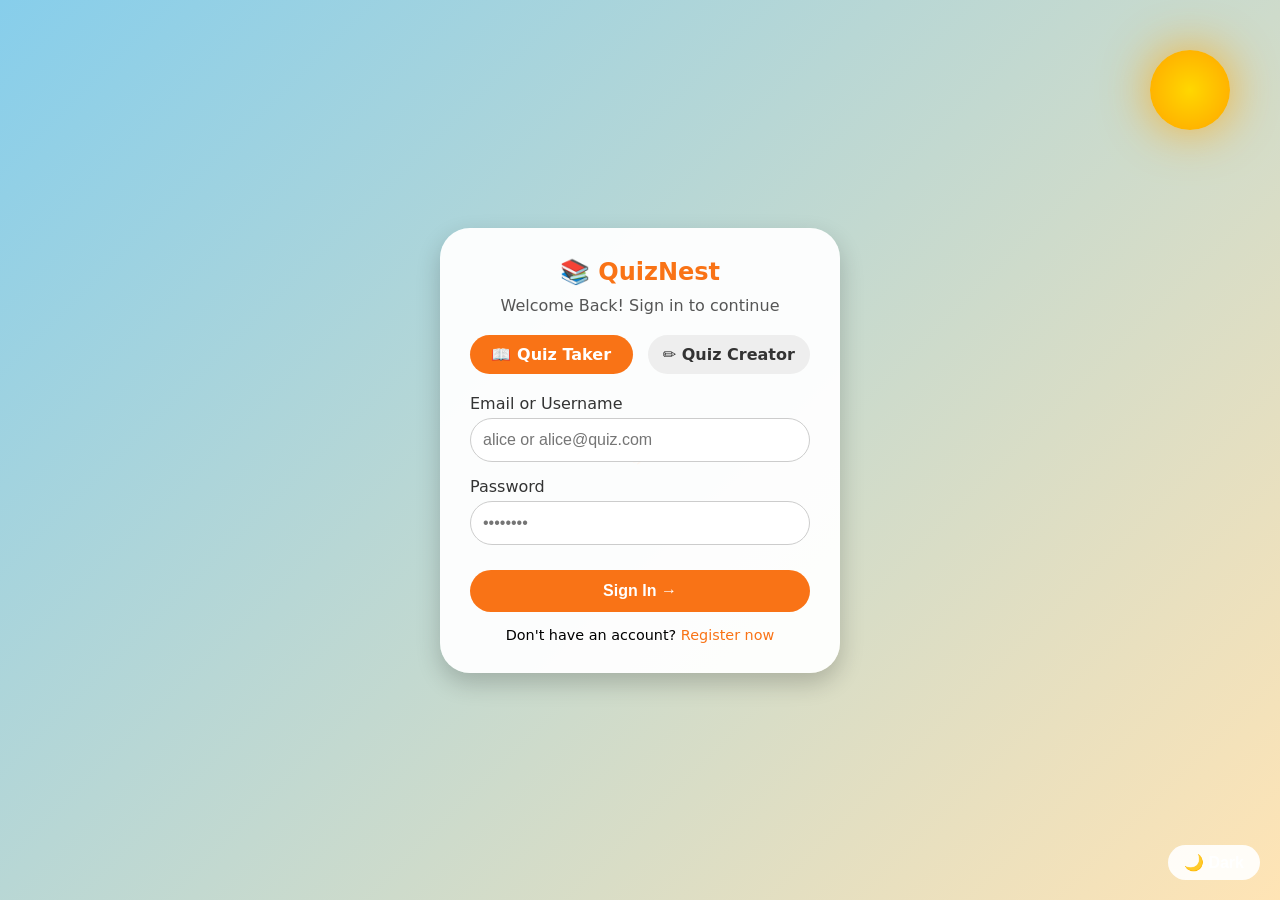
<file: quiz-platform/create-quiz.html>
<!DOCTYPE html>
<html lang="en">
<head>
    <meta charset="UTF-8">
    <meta name="viewport" content="width=device-width, initial-scale=1.0, user-scalable=yes">
    <title>Create Quiz | QuizNest</title>
    <style>
        * {
            margin: 0;
            padding: 0;
            box-sizing: border-box;
        }
        body {
            font-family: system-ui, 'Segoe UI', sans-serif;
            min-height: 100vh;
            transition: background 0.3s ease;
            position: relative;
            background: linear-gradient(135deg, #87CEEB 0%, #FFE4B5 40%, #FFDAB9 100%);
        }
        body.dark {
            background: linear-gradient(135deg, #0a0a2a 0%, #1a1a3e 50%, #0d0d2b 100%);
        }

        .sun, .cloud, .red-bird { display: block; }
        .moon, .stars-container, .galaxy, .shooting-star { display: none; }
        body.dark .sun, body.dark .cloud, body.dark .red-bird { display: none; }
        body.dark .moon, body.dark .stars-container, body.dark .galaxy, body.dark .shooting-star { display: block; }

        .sun {
            position: fixed; top: 50px; right: 50px; width: 80px; height: 80px;
            background: radial-gradient(circle, #FFD700, #FFA500); border-radius: 50%;
            box-shadow: 0 0 50px rgba(255,165,0,0.8); z-index: 5; pointer-events: none;
            animation: sunGlow 2s ease-in-out infinite alternate;
        }
        @keyframes sunGlow {
            0% { transform: scale(1); box-shadow: 0 0 30px rgba(255,165,0,0.6); }
            100% { transform: scale(1.1); box-shadow: 0 0 70px rgba(255,165,0,1); }
        }
        .cloud {
            position: fixed; background: rgba(255,255,255,0.95); z-index: 5; pointer-events: none;
            border-radius: 100px;
        }
        .cloud1 { width: 140px; height: 90px; top: 80px; left: -160px; animation: moveCloud1 25s linear infinite; }
        .cloud1::before, .cloud1::after { content: ''; position: absolute; background: white; border-radius: 50%; }
        .cloud1::before { width: 60px; height: 60px; top: -30px; left: 20px; }
        .cloud1::after { width: 50px; height: 50px; top: -20px; left: 70px; }
        .cloud2 { width: 180px; height: 110px; top: 200px; left: -220px; animation: moveCloud2 35s linear infinite; opacity: 0.8; }
        .cloud2::before { width: 80px; height: 80px; top: -40px; left: 30px; }
        .cloud2::after { width: 65px; height: 65px; top: -30px; left: 100px; }
        .cloud3 { width: 110px; height: 70px; top: 350px; left: -130px; animation: moveCloud3 20s linear infinite; opacity: 0.7; }
        .cloud3::before { width: 50px; height: 50px; top: -25px; left: 15px; }
        .cloud3::after { width: 40px; height: 40px; top: -15px; left: 60px; }
        .cloud4 { width: 160px; height: 95px; top: 480px; left: -190px; animation: moveCloud4 30s linear infinite; opacity: 0.6; }
        .cloud4::before { width: 70px; height: 70px; top: -35px; left: 25px; }
        .cloud4::after { width: 55px; height: 55px; top: -25px; left: 90px; }
        @keyframes moveCloud1 { 100% { left: 100%; } }
        @keyframes moveCloud2 { 100% { left: 110%; } }
        @keyframes moveCloud3 { 100% { left: 100%; } }
        @keyframes moveCloud4 { 100% { left: 105%; } }
        .red-bird {
            position: fixed; font-size: 28px; z-index: 5; pointer-events: none;
            animation: flyBird 12s linear infinite;
            filter: drop-shadow(2px 2px 4px rgba(0,0,0,0.2));
        }
        @keyframes flyBird {
            0% { left: -60px; top: 150px; }
            25% { top: 130px; } 50% { top: 170px; } 75% { top: 140px; }
            100% { left: 100%; top: 160px; }
        }

        .moon {
            position: fixed; top: 60px; right: 60px; width: 70px; height: 70px;
            background: radial-gradient(circle, #f5f5dc, #e6e6a3); border-radius: 50%;
            box-shadow: 0 0 40px rgba(255,255,200,0.6); z-index: 5; pointer-events: none;
            animation: moonGlow 3s ease-in-out infinite alternate;
        }
        @keyframes moonGlow {
            0% { box-shadow: 0 0 20px rgba(255,255,200,0.4); }
            100% { box-shadow: 0 0 60px rgba(255,255,200,0.9); }
        }
        .stars-container {
            position: fixed; top: 0; left: 0; width: 100%; height: 100%;
            pointer-events: none; z-index: 3; overflow: hidden;
        }
        .star {
            position: absolute; background: white; border-radius: 50%;
            animation: twinkle 2s ease-in-out infinite alternate;
        }
        @keyframes twinkle {
            0% { opacity: 0.3; transform: scale(1); }
            100% { opacity: 1; transform: scale(1.3); }
        }
        .shooting-star {
            position: absolute; width: 100px; height: 2px;
            background: linear-gradient(90deg, white, rgba(255,255,255,0.8), transparent);
            border-radius: 50%; animation: shootStar 3s linear infinite;
        }
        @keyframes shootStar {
            0% { transform: translateX(0) translateY(0) rotate(35deg); opacity: 0; width: 0px; }
            5% { opacity: 1; width: 100px; }
            20% { transform: translateX(-300px) translateY(200px) rotate(35deg); opacity: 0; width: 0px; }
            100% { transform: translateX(-300px) translateY(200px) rotate(35deg); opacity: 0; width: 0px; }
        }
        .galaxy {
            position: fixed; top: 50%; left: 50%; width: 400px; height: 400px;
            transform: translate(-50%, -50%);
            background: radial-gradient(ellipse, rgba(100,50,150,0.2), rgba(50,20,100,0.05), transparent);
            border-radius: 50%; pointer-events: none; z-index: 2;
            animation: galaxySpin 25s linear infinite;
        }
        @keyframes galaxySpin { 100% { transform: translate(-50%, -50%) rotate(360deg); } }


        .container {
            max-width: 800px;
            margin: 0 auto;
            padding: 2rem;
            position: relative;
            z-index: 10;
        }
        .card {
            background: rgba(255, 255, 255, 0.95);
            backdrop-filter: blur(10px);
            border-radius: 2rem;
            padding: 2rem;
            box-shadow: 0 8px 24px rgba(0,0,0,0.1);
            border: 1px solid rgba(0,0,0,0.1);
        }
        body.dark .card {
            background: rgba(30, 36, 54, 0.95);
            border-color: rgba(255,255,255,0.15);
            color: #f1f5f9;
        }
        h2 {
            color: #1e293b;
            margin-bottom: 1.5rem;
            text-align: center;
        }
        body.dark h2 {
            color: #f1f5f9;
        }
        input, textarea, select {
            width: 100%;
            padding: 12px 16px;
            margin: 8px 0 16px 0;
            border-radius: 1.5rem;
            border: 1px solid #ccc;
            background: white;
            font-size: 1rem;
        }
        body.dark input, body.dark textarea, body.dark select {
            background: #1e293b;
            border-color: #334155;
            color: #f1f5f9;
        }
        textarea {
            min-height: 80px;
            resize: vertical;
        }
        .question-block {
            background: rgba(255,255,255,0.7);
            border-radius: 1.5rem;
            padding: 1.2rem;
            margin-bottom: 1.5rem;
            border: 1px solid #e2e8f0;
        }
        body.dark .question-block {
            background: rgba(30,36,54,0.7);
            border-color: #334155;
        }
        .question-block h4 {
            margin-bottom: 1rem;
            color: #1e293b;
        }
        body.dark .question-block h4 {
            color: #f1f5f9;
        }
        .option-row {
            margin-bottom: 0.8rem;
        }
        .option-row input {
            margin-bottom: 0;
        }
        .correct-select {
            margin-top: 0.5rem;
            width: auto;
            min-width: 150px;
        }
        .remove-btn {
            background: #c44536;
            color: white;
            border: none;
            padding: 6px 12px;
            border-radius: 1.5rem;
            cursor: pointer;
            margin-top: 0.8rem;
            font-size: 0.8rem;
        }
        .btn {
            padding: 10px 20px;
            border-radius: 2rem;
            border: none;
            cursor: pointer;
            font-weight: bold;
            margin-right: 0.5rem;
        }
        .btn-primary {
            background: #f97316;
            color: white;
        }
        .btn-secondary {
            background: #2c5a4a;
            color: white;
        }
        .btn-small {
            background: #64748b;
            color: white;
            text-decoration: none;
            display: inline-block;
            text-align: center;
        }
        .theme-toggle {
            position: fixed;
            bottom: 20px;
            right: 20px;
            background: rgba(255,255,255,0.9);
            backdrop-filter: blur(8px);
            border: 1px solid rgba(0,0,0,0.1);
            border-radius: 50px;
            padding: 10px 20px;
            cursor: pointer;
            font-size: 1rem;
            z-index: 100;
            color: #1e293b;
            font-weight: 500;
        }
        body.dark .theme-toggle {
            background: rgba(30,36,54,0.9);
            color: #f1f5f9;
            border-color: rgba(255,255,255,0.15);
        }
        .button-group {
            margin-top: 1.5rem;
            display: flex;
            gap: 1rem;
            flex-wrap: wrap;
        }
        .error-msg {
            color: #ef4444;
            margin-top: 0.5rem;
            text-align: center;
        }
        .success-msg {
            color: #10b981;
            margin-top: 0.5rem;
            text-align: center;
        }
    </style>
</head>
<body>
    <div class="sun"></div>
    <div class="cloud cloud1"></div>
    <div class="cloud cloud2"></div>
    <div class="cloud cloud3"></div>
    <div class="cloud cloud4"></div>
    <div class="red-bird">🐦</div>
    <div class="moon"></div>
    <div class="stars-container" id="starsContainer"></div>
    <div class="galaxy"></div>

    <button class="theme-toggle" id="themeToggle">🌙 Dark</button>

    <div class="container">
        <div class="card">
            <h2>✏️ Create a New Quiz</h2>
            <form id="createQuizForm">
                <input type="text" id="quizTitle" placeholder="Quiz Title" required>
                <textarea id="quizDesc" placeholder="Description (optional)"></textarea>
                
                <div id="questionsContainer"></div>
                
                <button type="button" id="addQuestionBtn" class="btn btn-secondary">+ Add Question</button>
                
                <div class="button-group">
                    <button type="submit" class="btn btn-primary">💾 Save Quiz</button>
                    <a href="creator-dashboard.html" class="btn btn-small">Cancel</a>
                </div>
                <div id="formMessage" class="error-msg"></div>
            </form>
        </div>
    </div>

    <script>
        function generateStars() {
            const container = document.getElementById('starsContainer');
            if (!container) return;
            for (let i = 0; i < 120; i++) {
                const star = document.createElement('div');
                star.className = 'star';
                star.style.left = Math.random() * 100 + '%';
                star.style.top = Math.random() * 100 + '%';
                star.style.width = (Math.random() * 3 + 1) + 'px';
                star.style.height = star.style.width;
                star.style.animationDelay = (Math.random() * 5) + 's';
                star.style.animationDuration = (Math.random() * 2 + 1) + 's';
                container.appendChild(star);
            }
        }
        function generateShootingStars() {
            const container = document.getElementById('starsContainer');
            if (!container) return;
            for (let i = 0; i < 8; i++) {
                const star = document.createElement('div');
                star.className = 'shooting-star';
                star.style.top = (Math.random() * 40) + '%';
                star.style.left = (Math.random() * 60 + 40) + '%';
                star.style.animationDelay = (Math.random() * 8) + 's';
                star.style.animationDuration = (Math.random() * 2 + 2.5) + 's';
                container.appendChild(star);
            }
        }
        generateStars();
        generateShootingStars();

        const themeToggle = document.getElementById("themeToggle");
        themeToggle.addEventListener("click", () => {
            document.body.classList.toggle("dark");
            const isDark = document.body.classList.contains("dark");
            themeToggle.textContent = isDark ? "☀️ Light" : "🌙 Dark";
        });

        const currentUser = JSON.parse(localStorage.getItem("quiz_current_user"));
        if (!currentUser) {
            window.location.href = "login.html";
        }
        if (currentUser.role !== "creator") {
            alert("Only quiz creators can access this page.");
            window.location.href = "taker-dashboard.html";
        }

        function escapeHtml(str) {
            if (!str) return "";
            return str.replace(/[&<>]/g, function(m) {
                if (m === '&') return '&amp;';
                if (m === '<') return '&lt;';
                if (m === '>') return '&gt;';
                return m;
            });
        }

        let questionCount = 0;

        function addQuestionBlock() {
            const container = document.getElementById('questionsContainer');
            const qid = questionCount++;
            const block = document.createElement('div');
            block.className = 'question-block';
            block.setAttribute('data-qid', qid);
            block.innerHTML = `
                <h4>Question ${qid+1}</h4>
                <input type="text" class="q-text" placeholder="Question text" required>
                <div class="option-row"><input type="text" class="opt-0" placeholder="Option 1" required></div>
                <div class="option-row"><input type="text" class="opt-1" placeholder="Option 2" required></div>
                <div class="option-row"><input type="text" class="opt-2" placeholder="Option 3" required></div>
                <div class="option-row"><input type="text" class="opt-3" placeholder="Option 4" required></div>
                <label>Correct answer:</label>
                <select class="correct-select">
                    <option value="0">Option 1</option>
                    <option value="1">Option 2</option>
                    <option value="2">Option 3</option>
                    <option value="3">Option 4</option>
                </select>
                <button type="button" class="remove-btn">Remove question</button>
            `;
            const removeBtn = block.querySelector('.remove-btn');
            removeBtn.addEventListener('click', () => {
                block.remove();

                const blocks = document.querySelectorAll('.question-block');
                blocks.forEach((b, idx) => {
                    b.querySelector('h4').innerText = `Question ${idx+1}`;
                    b.setAttribute('data-qid', idx);
                });
                questionCount = blocks.length;
            });
            container.appendChild(block);
        }

        addQuestionBlock();

        document.getElementById('addQuestionBtn').addEventListener('click', addQuestionBlock);

        document.getElementById('createQuizForm').addEventListener('submit', (e) => {
            e.preventDefault();
            const title = document.getElementById('quizTitle').value.trim();
            if (!title) {
                document.getElementById('formMessage').innerText = "Please enter a quiz title";
                return;
            }
            const description = document.getElementById('quizDesc').value.trim();
            const questionBlocks = document.querySelectorAll('.question-block');
            if (questionBlocks.length === 0) {
                document.getElementById('formMessage').innerText = "Add at least one question";
                return;
            }
            const questions = [];
            for (let i = 0; i < questionBlocks.length; i++) {
                const block = questionBlocks[i];
                const qText = block.querySelector('.q-text').value.trim();
                if (!qText) {
                    document.getElementById('formMessage').innerText = `Question ${i+1} text missing`;
                    return;
                }
                const opts = [];
                for (let j = 0; j < 4; j++) {
                    const optVal = block.querySelector(`.opt-${j}`).value.trim();
                    if (!optVal) {
                        document.getElementById('formMessage').innerText = `Option ${j+1} of question ${i+1} is empty`;
                        return;
                    }
                    opts.push(optVal);
                }
                const correctIdx = parseInt(block.querySelector('.correct-select').value);
                questions.push({
                    text: qText,
                    options: opts,
                    correct: correctIdx
                });
            }
            const newQuiz = {
                id: Date.now().toString(),
                title: title,
                description: description,
                questions: questions,
                createdBy: currentUser.username
            };
            let quizzes = JSON.parse(localStorage.getItem('quiz_quizzes')) || [];
            quizzes.push(newQuiz);
            localStorage.setItem('quiz_quizzes', JSON.stringify(quizzes));
            
            let stats = JSON.parse(localStorage.getItem('quiz_stats')) || { totalQuizzes: 0 };
            stats.totalQuizzes = (stats.totalQuizzes || 0) + 1;
            localStorage.setItem('quiz_stats', JSON.stringify(stats));
            
            
            document.getElementById('formMessage').className = "success-msg";
            document.getElementById('formMessage').innerText = "Quiz saved successfully! Redirecting...";
            setTimeout(() => {
                window.location.href = "creator-dashboard.html";
            }, 1500);
        });
    </script>
</body>
</html>
</file>
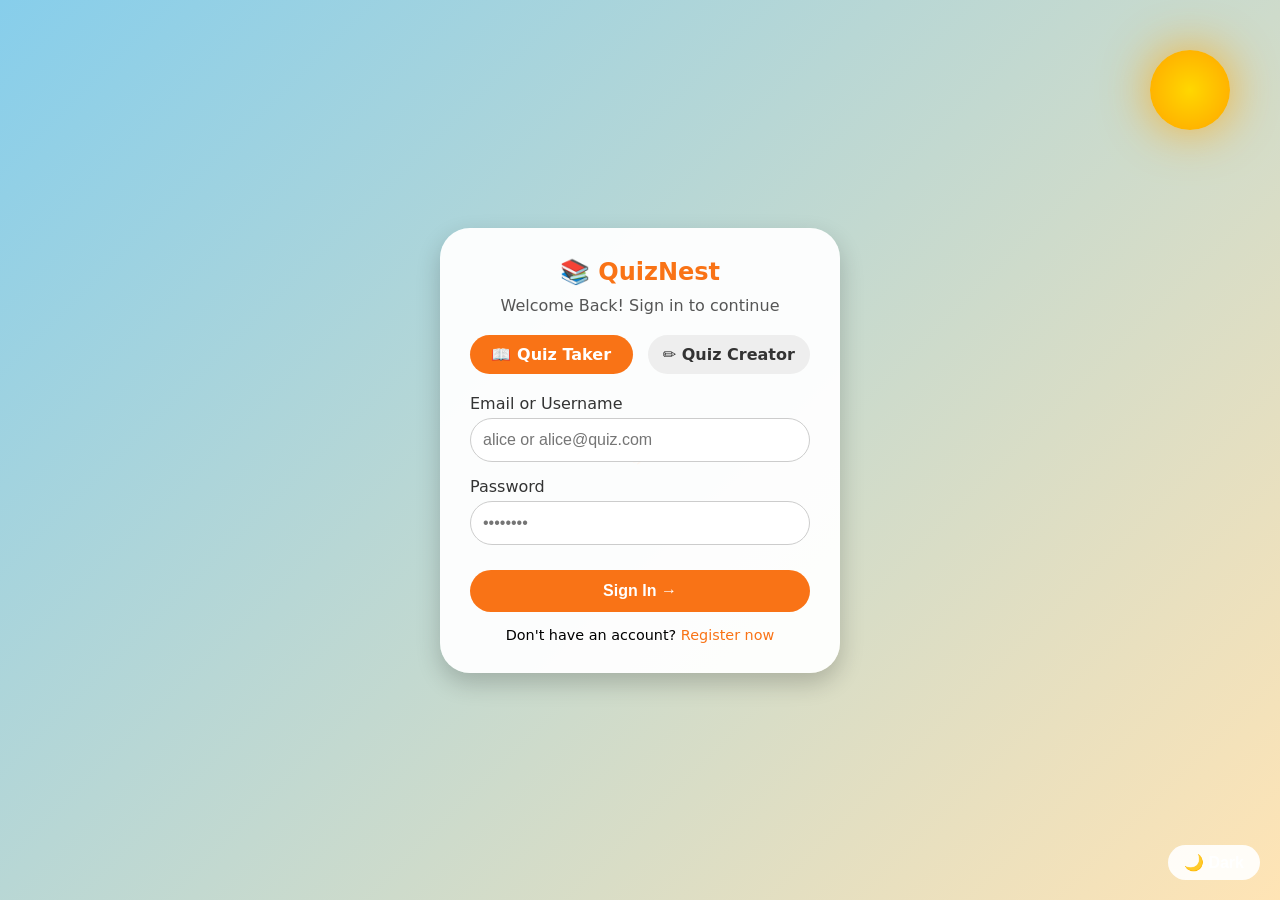
<file: quiz-platform/creator-dashboard.html>
<!DOCTYPE html>
<html lang="en">
<head>
    <meta charset="UTF-8">
    <meta name="viewport" content="width=device-width, initial-scale=1.0, user-scalable=yes">
    <title>Quiz Creator | QuizNest</title>
    <style>
        * { margin: 0; padding: 0; box-sizing: border-box; }
        body {
            font-family: system-ui, 'Segoe UI', sans-serif;
            min-height: 100vh;
            transition: background 0.3s ease;
            position: relative;
            background: linear-gradient(135deg, #87CEEB 0%, #FFE4B5 40%, #FFDAB9 100%);
        }
        body.dark { background: linear-gradient(135deg, #0a0a2a 0%, #1a1a3e 50%, #0d0d2b 100%); }
        .sun, .cloud, .red-bird { display: block; }
        .moon, .stars-container, .galaxy, .shooting-star { display: none; }
        body.dark .sun, body.dark .cloud, body.dark .red-bird { display: none; }
        body.dark .moon, body.dark .stars-container, body.dark .galaxy, body.dark .shooting-star { display: block; }
        .sun { position: fixed; top: 50px; right: 50px; width: 80px; height: 80px; background: radial-gradient(circle, #FFD700, #FFA500); border-radius: 50%; box-shadow: 0 0 50px rgba(255,165,0,0.8); z-index: 5; pointer-events: none; animation: sunGlow 2s ease-in-out infinite alternate; }
        @keyframes sunGlow { 0% { transform: scale(1); box-shadow: 0 0 30px rgba(255,165,0,0.6); } 100% { transform: scale(1.1); box-shadow: 0 0 70px rgba(255,165,0,1); } }
        .cloud { position: fixed; background: rgba(255,255,255,0.95); z-index: 5; pointer-events: none; border-radius: 100px; }
        .cloud1 { width: 140px; height: 90px; top: 80px; left: -160px; animation: moveCloud1 25s linear infinite; }
        .cloud1::before, .cloud1::after { content: ''; position: absolute; background: white; border-radius: 50%; }
        .cloud1::before { width: 60px; height: 60px; top: -30px; left: 20px; }
        .cloud1::after { width: 50px; height: 50px; top: -20px; left: 70px; }
        .cloud2 { width: 180px; height: 110px; top: 200px; left: -220px; animation: moveCloud2 35s linear infinite; opacity: 0.8; }
        .cloud2::before { width: 80px; height: 80px; top: -40px; left: 30px; }
        .cloud2::after { width: 65px; height: 65px; top: -30px; left: 100px; }
        .cloud3 { width: 110px; height: 70px; top: 350px; left: -130px; animation: moveCloud3 20s linear infinite; opacity: 0.7; }
        .cloud3::before { width: 50px; height: 50px; top: -25px; left: 15px; }
        .cloud3::after { width: 40px; height: 40px; top: -15px; left: 60px; }
        .cloud4 { width: 160px; height: 95px; top: 480px; left: -190px; animation: moveCloud4 30s linear infinite; opacity: 0.6; }
        .cloud4::before { width: 70px; height: 70px; top: -35px; left: 25px; }
        .cloud4::after { width: 55px; height: 55px; top: -25px; left: 90px; }
        @keyframes moveCloud1 { 100% { left: 100%; } }
        @keyframes moveCloud2 { 100% { left: 110%; } }
        @keyframes moveCloud3 { 100% { left: 100%; } }
        @keyframes moveCloud4 { 100% { left: 105%; } }
        .red-bird { position: fixed; font-size: 28px; z-index: 5; pointer-events: none; animation: flyBird 12s linear infinite; filter: drop-shadow(2px 2px 4px rgba(0,0,0,0.2)); }
        @keyframes flyBird { 0% { left: -60px; top: 150px; } 25% { top: 130px; } 50% { top: 170px; } 75% { top: 140px; } 100% { left: 100%; top: 160px; } }
        .moon { position: fixed; top: 60px; right: 60px; width: 70px; height: 70px; background: radial-gradient(circle, #f5f5dc, #e6e6a3); border-radius: 50%; box-shadow: 0 0 40px rgba(255,255,200,0.6); z-index: 5; pointer-events: none; animation: moonGlow 3s ease-in-out infinite alternate; }
        @keyframes moonGlow { 0% { box-shadow: 0 0 20px rgba(255,255,200,0.4); } 100% { box-shadow: 0 0 60px rgba(255,255,200,0.9); } }
        .stars-container { position: fixed; top: 0; left: 0; width: 100%; height: 100%; pointer-events: none; z-index: 3; overflow: hidden; }
        .star { position: absolute; background: white; border-radius: 50%; animation: twinkle 2s ease-in-out infinite alternate; }
        @keyframes twinkle { 0% { opacity: 0.3; transform: scale(1); } 100% { opacity: 1; transform: scale(1.3); } }
        .shooting-star { position: absolute; width: 100px; height: 2px; background: linear-gradient(90deg, white, rgba(255,255,255,0.8), transparent); border-radius: 50%; animation: shootStar 3s linear infinite; }
        @keyframes shootStar { 0% { transform: translateX(0) translateY(0) rotate(35deg); opacity: 0; width: 0px; } 5% { opacity: 1; width: 100px; } 20% { transform: translateX(-300px) translateY(200px) rotate(35deg); opacity: 0; width: 0px; } 100% { transform: translateX(-300px) translateY(200px) rotate(35deg); opacity: 0; width: 0px; } }
        .galaxy { position: fixed; top: 50%; left: 50%; width: 400px; height: 400px; transform: translate(-50%, -50%); background: radial-gradient(ellipse, rgba(100,50,150,0.2), rgba(50,20,100,0.05), transparent); border-radius: 50%; pointer-events: none; z-index: 2; animation: galaxySpin 25s linear infinite; }
        @keyframes galaxySpin { 100% { transform: translate(-50%, -50%) rotate(360deg); } }
        .container { max-width: 1200px; margin: 0 auto; padding: 2rem; position: relative; z-index: 10; }
        .dashboard-header { display: flex; justify-content: space-between; align-items: center; margin-bottom: 2rem; flex-wrap: wrap; gap: 1rem; background: rgba(255, 255, 255, 0.9); backdrop-filter: blur(10px); padding: 1rem 1.5rem; border-radius: 2rem; border: 1px solid rgba(0,0,0,0.1); }
        body.dark .dashboard-header { background: rgba(30, 36, 54, 0.9); border-color: rgba(255,255,255,0.15); color: #f1f5f9; }
        .dashboard-header h2 { color: #1e293b; }
        body.dark .dashboard-header h2 { color: #f1f5f9; }
        .user-badge { background: #f97316; padding: 6px 14px; border-radius: 2rem; color: white; font-weight: 500; }
        .btn-small { padding: 6px 14px; font-size: 0.85rem; border-radius: 2rem; border: none; cursor: pointer; }
        .btn-danger { background: #c44536; color: white; }
        .creator-actions { display: flex; gap: 1rem; margin-bottom: 2rem; }
        .btn-create { background: #f97316; color: white; padding: 10px 24px; border-radius: 2rem; text-decoration: none; display: inline-block; font-weight: bold; }
        .my-quizzes { margin-top: 2rem; }
        .my-quizzes h3 { color: #1e293b; margin-bottom: 1rem; }
        body.dark .my-quizzes h3 { color: #f1f5f9; }
        .quiz-grid { display: grid; grid-template-columns: repeat(auto-fill, minmax(280px, 1fr)); gap: 1.5rem; margin-top: 1rem; }
        .quiz-card { background: rgba(255, 255, 255, 0.95); backdrop-filter: blur(8px); border-radius: 1.5rem; padding: 1.2rem; border: 1px solid rgba(0,0,0,0.1); transition: all 0.3s ease; color: #1e293b; }
        body.dark .quiz-card { background: rgba(30, 36, 54, 0.95); border-color: rgba(255,255,255,0.15); color: #f1f5f9; }
        .quiz-card h3 { margin-bottom: 0.5rem; color: #1e293b; }
        body.dark .quiz-card h3 { color: #f1f5f9; }
        .quiz-card p { color: #334155; font-size: 0.9rem; margin-bottom: 0.5rem; }
        body.dark .quiz-card p { color: #cbd5e1; }
        .delete-btn { background: #c44536; color: white; border: none; padding: 6px 12px; border-radius: 1.5rem; cursor: pointer; margin-top: 0.5rem; font-size: 0.8rem; }
        .empty-state { text-align: center; padding: 3rem; background: rgba(255,255,255,0.9); border-radius: 2rem; color: #334155; }
        body.dark .empty-state { background: rgba(30,36,54,0.9); color: #cbd5e1; }
        .theme-toggle { position: fixed; bottom: 20px; right: 20px; background: rgba(255,255,255,0.9); backdrop-filter: blur(8px); border: 1px solid rgba(0,0,0,0.1); border-radius: 50px; padding: 10px 20px; cursor: pointer; font-size: 1rem; z-index: 100; color: #1e293b; font-weight: 500; }
        body.dark .theme-toggle { background: rgba(30,36,54,0.9); color: #f1f5f9; border-color: rgba(255,255,255,0.15); }
    </style>
</head>
<body>
    <div class="sun"></div><div class="cloud cloud1"></div><div class="cloud cloud2"></div><div class="cloud cloud3"></div><div class="cloud cloud4"></div><div class="red-bird">🐦</div>
    <div class="moon"></div><div class="stars-container" id="starsContainer"></div><div class="galaxy"></div>
    <button class="theme-toggle" id="themeToggle">🌙 Dark</button>

    <div class="container">
        <div class="dashboard-header">
            <h2>✏️ Quiz Creator Dashboard</h2>
            <div><span class="user-badge" id="userNameDisplay"></span><button id="logoutBtn" class="btn-small btn-danger">Logout</button></div>
        </div>
        <div class="creator-actions"><a href="create-quiz.html" class="btn-create">➕ Create New Quiz</a></div>
        <div class="my-quizzes"><h3>📚 My Quizzes</h3><div id="myQuizzesContainer" class="quiz-grid"></div></div>
    </div>

    <script>
        function generateStars() { const c=document.getElementById('starsContainer'); if(!c) return; for(let i=0;i<120;i++){let s=document.createElement('div'); s.className='star'; s.style.left=Math.random()*100+'%'; s.style.top=Math.random()*100+'%'; s.style.width=(Math.random()*3+1)+'px'; s.style.height=s.style.width; s.style.animationDelay=(Math.random()*5)+'s'; c.appendChild(s);} }
        function generateShootingStars() { const c=document.getElementById('starsContainer'); if(!c) return; for(let i=0;i<8;i++){let s=document.createElement('div'); s.className='shooting-star'; s.style.top=(Math.random()*40)+'%'; s.style.left=(Math.random()*60+40)+'%'; s.style.animationDelay=(Math.random()*8)+'s'; c.appendChild(s);} }
        generateStars(); generateShootingStars();
        const themeToggle = document.getElementById("themeToggle");
        themeToggle.addEventListener("click",()=>{ document.body.classList.toggle("dark"); themeToggle.textContent=document.body.classList.contains("dark")?"☀️ Light":"🌙 Dark"; });
        const currentUser = JSON.parse(localStorage.getItem("quiz_current_user"));
        if (!currentUser) window.location.href = "login.html";
        document.getElementById("userNameDisplay").innerHTML = `👤 ${currentUser.username}`;
        document.getElementById("logoutBtn").onclick = () => { localStorage.removeItem("quiz_current_user"); window.location.href = "index.html"; };
        function loadMyQuizzes() {
            const allQuizzes = JSON.parse(localStorage.getItem("quiz_quizzes")) || [];
            const myQuizzes = allQuizzes.filter(q => q.createdBy === currentUser.username);
            const container = document.getElementById("myQuizzesContainer");
            if (myQuizzes.length === 0) { container.innerHTML = `<div class="empty-state">You haven't created any quizzes yet. Click "Create New Quiz" to start.</div>`; return; }
            container.innerHTML = myQuizzes.map(quiz => `
                <div class="quiz-card">
                    <h3>${escapeHtml(quiz.title)}</h3>
                    <p>${escapeHtml(quiz.description || "No description")}</p>
                    <small>${quiz.questions.length} questions · 🧮 Taken ${quiz.timesTaken || 0} times</small>
                    <button class="delete-btn" data-id="${quiz.id}">🗑 Delete</button>
                </div>
            `).join('');
            document.querySelectorAll(".delete-btn").forEach(btn => {
                btn.addEventListener("click", () => {
                    const quizId = btn.getAttribute("data-id");
                    if (confirm("Delete this quiz permanently?")) {
                        let updated = allQuizzes.filter(q => q.id !== quizId);
                        localStorage.setItem("quiz_quizzes", JSON.stringify(updated));
                        loadMyQuizzes();
                    }
                });
            });
        }
        function escapeHtml(str) { if (!str) return ""; return str.replace(/[&<>]/g, function(m){ if(m==='&') return '&amp;'; if(m==='<') return '&lt;'; if(m==='>') return '&gt;'; return m;}); }
        loadMyQuizzes();
    </script>
</body>
</html>
</file>
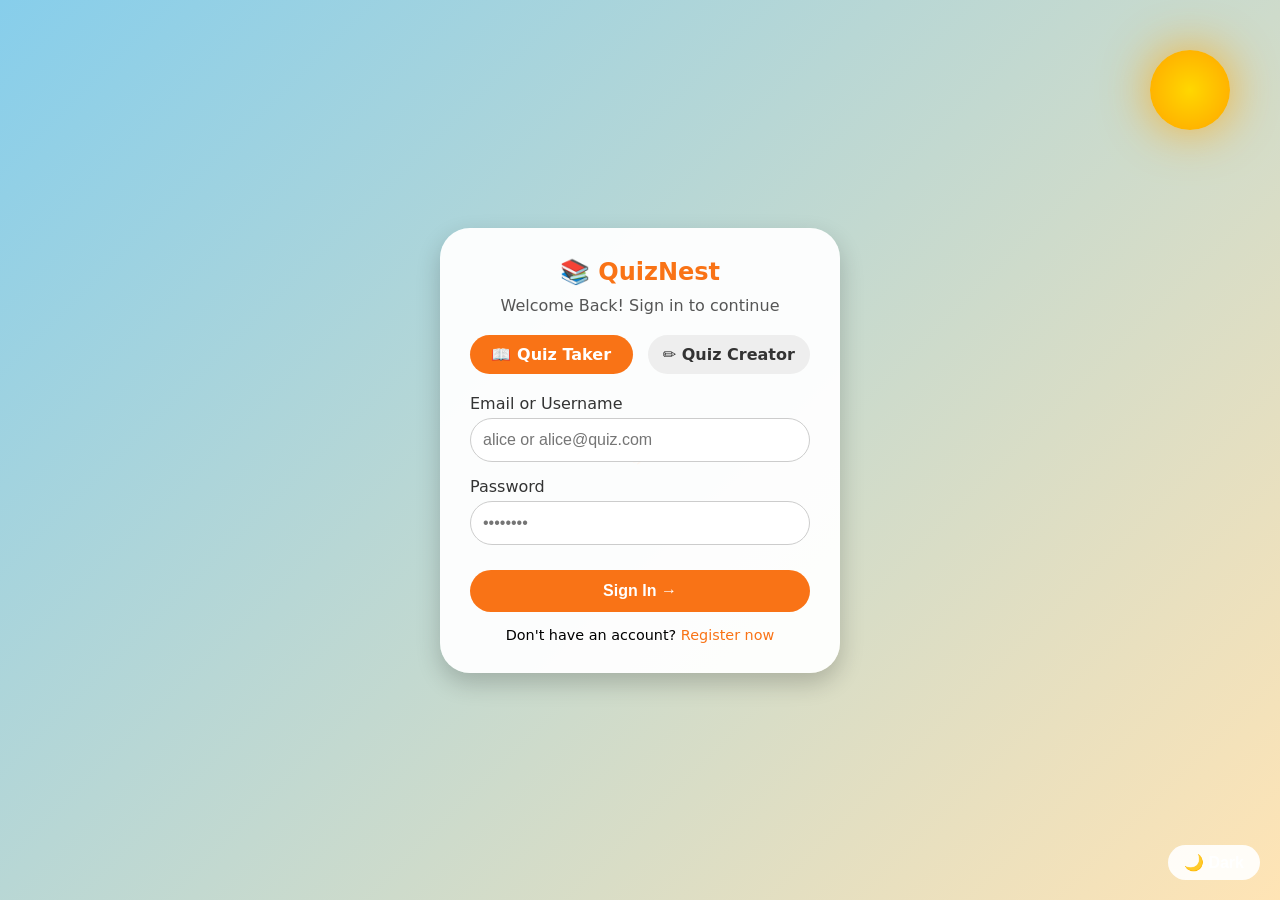
<file: quiz-platform/login.html>
<!DOCTYPE html>
<html lang="en">
<head>
    <meta charset="UTF-8">
    <meta name="viewport" content="width=device-width, initial-scale=1.0, user-scalable=yes">
    <title>Login | QuizNest</title>
    <style>
        * { margin: 0; padding: 0; box-sizing: border-box; }
        body {
            font-family: system-ui, 'Segoe UI', sans-serif;
            min-height: 100vh;
            display: flex;
            align-items: center;
            justify-content: center;
            background: linear-gradient(135deg, #87CEEB, #FFE4B5);
            transition: background 0.3s;
            position: relative;
        }
        body.dark {
            background: linear-gradient(135deg, #0a0a2a, #1a1a3e);
        }

        .sun, .cloud, .red-bird { display: block; }
        .moon, .stars-container, .galaxy, .shooting-star { display: none; }
        body.dark .sun, body.dark .cloud, body.dark .red-bird { display: none; }
        body.dark .moon, body.dark .stars-container, body.dark .galaxy, body.dark .shooting-star { display: block; }
        .sun { position: fixed; top: 50px; right: 50px; width: 80px; height: 80px; background: radial-gradient(circle, #FFD700, #FFA500); border-radius: 50%; box-shadow: 0 0 50px rgba(255,165,0,0.8); z-index: 5; pointer-events: none; animation: sunGlow 2s infinite alternate; }
        @keyframes sunGlow { 0% { transform: scale(1); } 100% { transform: scale(1.1); } }
        .cloud { position: fixed; background: white; z-index: 5; pointer-events: none; border-radius: 100px; }
        .cloud1 { width: 140px; height: 90px; top: 80px; left: -160px; animation: moveCloud1 25s linear infinite; }
        .cloud1::before, .cloud1::after { content: ''; position: absolute; background: white; border-radius: 50%; }
        .cloud1::before { width: 60px; height: 60px; top: -30px; left: 20px; }
        .cloud1::after { width: 50px; height: 50px; top: -20px; left: 70px; }
        .cloud2 { width: 180px; height: 110px; top: 200px; left: -220px; animation: moveCloud2 35s linear infinite; opacity: 0.8; }
        .cloud2::before { width: 80px; height: 80px; top: -40px; left: 30px; }
        .cloud2::after { width: 65px; height: 65px; top: -30px; left: 100px; }
        .cloud3 { width: 110px; height: 70px; top: 350px; left: -130px; animation: moveCloud3 20s linear infinite; opacity: 0.7; }
        .cloud3::before { width: 50px; height: 50px; top: -25px; left: 15px; }
        .cloud3::after { width: 40px; height: 40px; top: -15px; left: 60px; }
        .cloud4 { width: 160px; height: 95px; top: 480px; left: -190px; animation: moveCloud4 30s linear infinite; opacity: 0.6; }
        .cloud4::before { width: 70px; height: 70px; top: -35px; left: 25px; }
        .cloud4::after { width: 55px; height: 55px; top: -25px; left: 90px; }
        @keyframes moveCloud1 { 100% { left: 100%; } }
        @keyframes moveCloud2 { 100% { left: 110%; } }
        @keyframes moveCloud3 { 100% { left: 100%; } }
        @keyframes moveCloud4 { 100% { left: 105%; } }
        .red-bird { position: fixed; font-size: 28px; z-index: 5; pointer-events: none; animation: flyBird 12s linear infinite; }
        @keyframes flyBird { 0% { left: -60px; top: 150px; } 25% { top: 130px; } 50% { top: 170px; } 75% { top: 140px; } 100% { left: 100%; top: 160px; } }
        .moon { position: fixed; top: 60px; right: 60px; width: 70px; height: 70px; background: radial-gradient(circle, #f5f5dc, #e6e6a3); border-radius: 50%; box-shadow: 0 0 40px rgba(255,255,200,0.6); z-index: 5; pointer-events: none; animation: moonGlow 3s infinite alternate; }
        @keyframes moonGlow { 0% { box-shadow: 0 0 20px rgba(255,255,200,0.4); } 100% { box-shadow: 0 0 60px rgba(255,255,200,0.9); } }
        .stars-container { position: fixed; top: 0; left: 0; width: 100%; height: 100%; pointer-events: none; z-index: 3; overflow: hidden; }
        .star { position: absolute; background: white; border-radius: 50%; animation: twinkle 2s infinite alternate; }
        @keyframes twinkle { 0% { opacity: 0.3; transform: scale(1); } 100% { opacity: 1; transform: scale(1.3); } }
        .shooting-star { position: absolute; width: 100px; height: 2px; background: linear-gradient(90deg, white, rgba(255,255,255,0.8), transparent); border-radius: 50%; animation: shootStar 3s linear infinite; }
        @keyframes shootStar { 0% { transform: translateX(0) translateY(0) rotate(35deg); opacity: 0; width: 0px; } 5% { opacity: 1; width: 100px; } 20% { transform: translateX(-300px) translateY(200px) rotate(35deg); opacity: 0; width: 0px; } 100% { transform: translateX(-300px) translateY(200px) rotate(35deg); opacity: 0; width: 0px; } }
        .galaxy { position: fixed; top: 50%; left: 50%; width: 400px; height: 400px; transform: translate(-50%, -50%); background: radial-gradient(ellipse, rgba(100,50,150,0.2), rgba(50,20,100,0.05), transparent); border-radius: 50%; pointer-events: none; z-index: 2; animation: galaxySpin 25s linear infinite; }
        @keyframes galaxySpin { 100% { transform: translate(-50%, -50%) rotate(360deg); } }

        .card {
            background: rgba(255, 255, 255, 0.95);
            border-radius: 30px;
            padding: 30px;
            width: 400px;
            max-width: 90%;
            box-shadow: 0 10px 25px rgba(0,0,0,0.2);
            text-align: center;
            z-index: 10;
            position: relative;
        }
        body.dark .card {
            background: rgba(30, 36, 54, 0.95);
            color: white;
        }
        h2 {
            color: #f97316;
            margin-bottom: 10px;
        }
        .tagline {
            color: #555;
            margin-bottom: 20px;
        }
        body.dark .tagline {
            color: #ccc;
        }
        .role-tabs {
            display: flex;
            gap: 15px;
            margin-bottom: 20px;
        }
        .role-tab {
            flex: 1;
            padding: 10px;
            background: #eee;
            border-radius: 40px;
            cursor: pointer;
            font-weight: bold;
            transition: 0.2s;
            color: #333;
        }
        body.dark .role-tab {
            background: #2a3348;
            color: #ddd;
        }
        .role-tab.active {
            background: #f97316;
            color: white;
        }
        .input-group {
            margin-bottom: 15px;
            text-align: left;
        }
        .input-group label {
            display: block;
            margin-bottom: 5px;
            font-weight: 500;
            color: #333;
        }
        body.dark .input-group label {
            color: #ddd;
        }
        .input-group input {
            width: 100%;
            padding: 12px;
            border-radius: 40px;
            border: 1px solid #ccc;
            font-size: 1rem;
        }
        body.dark .input-group input {
            background: #1e293b;
            border-color: #445566;
            color: white;
        }
        button {
            background: #f97316;
            color: white;
            border: none;
            padding: 12px;
            border-radius: 40px;
            font-size: 1rem;
            font-weight: bold;
            cursor: pointer;
            width: 100%;
            margin-top: 10px;
        }
        button:hover {
            background: #e25c0c;
        }
        .register-link {
            margin-top: 15px;
            font-size: 0.9rem;
        }
        .register-link a {
            color: #f97316;
            text-decoration: none;
        }
        .error-msg {
            color: #ef4444;
            margin-top: 10px;
            font-size: 0.85rem;
        }
        .theme-toggle {
            position: fixed;
            bottom: 20px;
            right: 20px;
            background: rgba(255,255,255,0.9);
            border: none;
            border-radius: 50px;
            padding: 8px 16px;
            cursor: pointer;
            z-index: 100;
            width: auto;
        }
        body.dark .theme-toggle {
            background: #2a3348;
            color: white;
        }
    </style>
</head>
<body>
    <div class="sun"></div>
    <div class="cloud cloud1"></div>
    <div class="cloud cloud2"></div>
    <div class="cloud cloud3"></div>
    <div class="cloud cloud4"></div>
    <div class="red-bird">🐦</div>
    <div class="moon"></div>
    <div class="stars-container" id="starsContainer"></div>
    <div class="galaxy"></div>
    <button class="theme-toggle" id="themeToggle">🌙 Dark</button>

    <div class="card">
        <h2>📚 QuizNest</h2>
        <div class="tagline">Welcome Back! Sign in to continue</div>
        <div class="role-tabs">
            <div class="role-tab active" data-role="taker">📖 Quiz Taker</div>
            <div class="role-tab" data-role="creator">✏️ Quiz Creator</div>
        </div>
        <form id="loginForm">
            <div class="input-group">
                <label>Email or Username</label>
                <input type="text" id="loginIdentifier" placeholder="alice or alice@quiz.com" required>
            </div>
            <div class="input-group">
                <label>Password</label>
                <input type="password" id="loginPassword" placeholder="••••••••" required>
            </div>
            <button type="submit">Sign In →</button>
            <div id="loginError" class="error-msg"></div>
        </form>
        <div class="register-link">
            Don't have an account? <a href="register.html">Register now</a>
        </div>
    </div>

    <script>
        
        let users = localStorage.getItem("quiz_users");
        if (!users) {
            localStorage.setItem("quiz_users", JSON.stringify([{ username: "alice", email: "alice@quiz.com", password: "123", role: "taker" }]));
        } else {
            let arr = JSON.parse(users);
            if (!arr.some(u => u.username === "alice")) {
                arr.push({ username: "alice", email: "alice@quiz.com", password: "123", role: "taker" });
                localStorage.setItem("quiz_users", JSON.stringify(arr));
            }
        }

       
        function generateStars() {
            const container = document.getElementById('starsContainer');
            if (!container) return;
            for (let i = 0; i < 120; i++) {
                let s = document.createElement('div');
                s.className = 'star';
                s.style.left = Math.random() * 100 + '%';
                s.style.top = Math.random() * 100 + '%';
                s.style.width = (Math.random() * 3 + 1) + 'px';
                s.style.height = s.style.width;
                s.style.animationDelay = (Math.random() * 5) + 's';
                container.appendChild(s);
            }
        }
        function generateShootingStars() {
            const container = document.getElementById('starsContainer');
            if (!container) return;
            for (let i = 0; i < 8; i++) {
                let s = document.createElement('div');
                s.className = 'shooting-star';
                s.style.top = (Math.random() * 40) + '%';
                s.style.left = (Math.random() * 60 + 40) + '%';
                s.style.animationDelay = (Math.random() * 8) + 's';
                container.appendChild(s);
            }
        }
        generateStars();
        generateShootingStars();

       
        const themeToggle = document.getElementById("themeToggle");
        themeToggle.addEventListener("click", () => {
            document.body.classList.toggle("dark");
            themeToggle.textContent = document.body.classList.contains("dark") ? "☀️ Light" : "🌙 Dark";
        });

        
        let selectedRole = "taker";
        document.querySelectorAll(".role-tab").forEach(tab => {
            tab.addEventListener("click", function() {
                document.querySelectorAll(".role-tab").forEach(t => t.classList.remove("active"));
                this.classList.add("active");
                selectedRole = this.getAttribute("data-role");
            });
        });

        
        document.getElementById("loginForm").addEventListener("submit", (e) => {
            e.preventDefault();
            const identifier = document.getElementById("loginIdentifier").value.trim();
            const password = document.getElementById("loginPassword").value;
            const users = JSON.parse(localStorage.getItem("quiz_users")) || [];
            const user = users.find(u => (u.username === identifier || u.email === identifier) && u.password === password);
            if (user) {
                localStorage.setItem("quiz_current_user", JSON.stringify({
                    username: user.username,
                    email: user.email,
                    role: selectedRole
                }));
                if (selectedRole === "creator") {
                    window.location.href = "creator-dashboard.html";
                } else {
                    window.location.href = "taker-dashboard.html";
                }
            } else {
                document.getElementById("loginError").innerText = "Invalid credentials. Try 'alice' / '123'";
            }
        });
    </script>
</body>
</html>
</file>
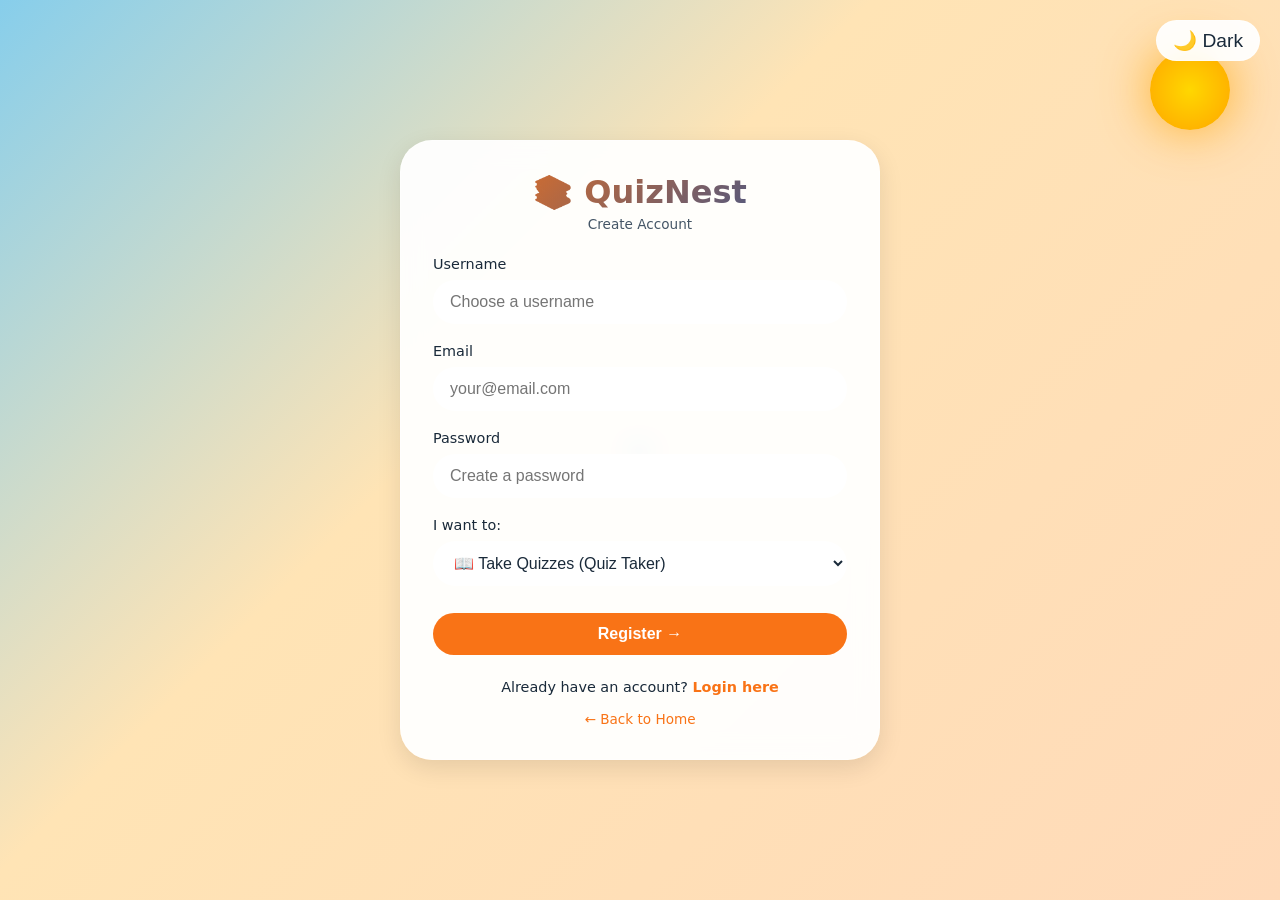
<file: quiz-platform/register.html>
<!DOCTYPE html>
<html lang="en">
<head>
    <meta charset="UTF-8">
    <meta name="viewport" content="width=device-width, initial-scale=1.0, user-scalable=yes">
    <title>Register | QuizNest</title>
    <style>

    * { margin: 0; padding: 0; box-sizing: border-box; }
        :root {
            --text-primary: #1a2a3a;
            --text-secondary: #445566;
            --card-bg: rgba(255, 255, 255, 0.94);
            --border-color: rgba(255, 255, 255, 0.4);
            --accent: #f97316;
            --accent-dark: #e25c0c;
            --shadow: 0 8px 24px rgba(0, 0, 0, 0.1);
            --input-bg: rgba(255, 255, 255, 0.9);
        }
        body.dark {
            --text-primary: #eef2ff;
            --text-secondary: #a0afc5;
            --card-bg: rgba(30, 36, 54, 0.94);
            --border-color: rgba(255, 255, 255, 0.15);
            --shadow: 0 8px 24px rgba(0, 0, 0, 0.3);
            --input-bg: rgba(30, 36, 54, 0.8);
        }
        body {
            font-family: system-ui, 'Segoe UI', 'Poppins', sans-serif;
            color: var(--text-primary);
            transition: color 0.3s ease;
            min-height: 100vh;
            overflow-x: hidden;
            display: flex;
            align-items: center;
            justify-content: center;
            padding: 2rem;
        }

        body:not(.dark) { background: linear-gradient(135deg, #87CEEB 0%, #FFE4B5 40%, #FFDAB9 100%); }
        body:not(.dark) .sun { position: fixed; top: 50px; right: 50px; width: 80px; height: 80px; background: radial-gradient(circle, #FFD700, #FFA500); border-radius: 50%; box-shadow: 0 0 50px rgba(255,165,0,0.8); z-index: 5; pointer-events: none; animation: sunGlow 2s ease-in-out infinite alternate, sunRotate 10s linear infinite; }
        @keyframes sunGlow { 0% { transform: scale(1); box-shadow: 0 0 30px rgba(255,165,0,0.6); } 100% { transform: scale(1.1); box-shadow: 0 0 70px rgba(255,165,0,1); } }
        @keyframes sunRotate { 100% { transform: rotate(360deg); } }
        body:not(.dark) .cloud { position: fixed; background: rgba(255,255,255,0.95); z-index: 5; pointer-events: none; }
        body:not(.dark) .cloud1 { width: 140px; height: 90px; top: 80px; left: -160px; animation: moveCloud1 25s linear infinite; background: white; border-radius: 100px; }
        body:not(.dark) .cloud1::before, body:not(.dark) .cloud1::after { content: ''; position: absolute; background: white; border-radius: 50%; }
        body:not(.dark) .cloud1::before { width: 60px; height: 60px; top: -30px; left: 20px; }
        body:not(.dark) .cloud1::after { width: 50px; height: 50px; top: -20px; left: 70px; }
        body:not(.dark) .cloud2 { width: 180px; height: 110px; top: 200px; left: -220px; animation: moveCloud2 35s linear infinite; opacity: 0.8; background: white; border-radius: 100px; }
        body:not(.dark) .cloud2::before { width: 80px; height: 80px; top: -40px; left: 30px; }
        body:not(.dark) .cloud2::after { width: 65px; height: 65px; top: -30px; left: 100px; }
        body:not(.dark) .cloud3 { width: 110px; height: 70px; top: 350px; left: -130px; animation: moveCloud3 20s linear infinite; opacity: 0.7; background: white; border-radius: 100px; }
        body:not(.dark) .cloud3::before { width: 50px; height: 50px; top: -25px; left: 15px; }
        body:not(.dark) .cloud3::after { width: 40px; height: 40px; top: -15px; left: 60px; }
        body:not(.dark) .cloud4 { width: 160px; height: 95px; top: 480px; left: -190px; animation: moveCloud4 30s linear infinite; opacity: 0.6; background: white; border-radius: 100px; }
        body:not(.dark) .cloud4::before { width: 70px; height: 70px; top: -35px; left: 25px; }
        body:not(.dark) .cloud4::after { width: 55px; height: 55px; top: -25px; left: 90px; }
        @keyframes moveCloud1 { 100% { left: 100%; } }
        @keyframes moveCloud2 { 100% { left: 110%; } }
        @keyframes moveCloud3 { 100% { left: 100%; } }
        @keyframes moveCloud4 { 100% { left: 105%; } }
        body:not(.dark) .red-bird { position: fixed; font-size: 28px; z-index: 5; pointer-events: none; animation: flyBird 12s linear infinite; filter: drop-shadow(2px 2px 4px rgba(0,0,0,0.2)); }
        @keyframes flyBird { 0% { left: -60px; top: 150px; } 25% { top: 130px; } 50% { top: 170px; } 75% { top: 140px; } 100% { left: 100%; top: 160px; } }
        body.dark { background: linear-gradient(135deg, #0a0a2a 0%, #1a1a3e 50%, #0d0d2b 100%); }
        body.dark .moon { position: fixed; top: 60px; right: 60px; width: 70px; height: 70px; background: radial-gradient(circle, #f5f5dc, #e6e6a3); border-radius: 50%; box-shadow: 0 0 40px rgba(255,255,200,0.6); z-index: 5; pointer-events: none; animation: moonGlow 3s ease-in-out infinite alternate; }
        @keyframes moonGlow { 0% { box-shadow: 0 0 20px rgba(255,255,200,0.4); } 100% { box-shadow: 0 0 60px rgba(255,255,200,0.9); } }
        body.dark .stars-container { position: fixed; top: 0; left: 0; width: 100%; height: 100%; pointer-events: none; z-index: 3; overflow: hidden; }
        body.dark .star { position: absolute; background: white; border-radius: 50%; animation: twinkle 2s ease-in-out infinite alternate; }
        @keyframes twinkle { 0% { opacity: 0.3; transform: scale(1); } 100% { opacity: 1; transform: scale(1.3); } }
        body.dark .shooting-star { position: absolute; width: 100px; height: 2px; background: linear-gradient(90deg, white, rgba(255,255,255,0.8), transparent); border-radius: 50%; animation: shootStar 3s linear infinite; filter: drop-shadow(0 0 4px white); }
        @keyframes shootStar { 0% { transform: translateX(0) translateY(0) rotate(35deg); opacity: 0; width: 0px; } 5% { opacity: 1; width: 100px; } 20% { transform: translateX(-300px) translateY(200px) rotate(35deg); opacity: 0; width: 0px; } 100% { transform: translateX(-300px) translateY(200px) rotate(35deg); opacity: 0; width: 0px; } }
        body.dark .galaxy { position: fixed; top: 50%; left: 50%; width: 400px; height: 400px; transform: translate(-50%, -50%); background: radial-gradient(ellipse, rgba(100,50,150,0.2), rgba(50,20,100,0.05), transparent); border-radius: 50%; pointer-events: none; z-index: 2; animation: galaxySpin 25s linear infinite; }
        @keyframes galaxySpin { 100% { transform: translate(-50%, -50%) rotate(360deg); } }

        .register-container { width: 100%; max-width: 480px; z-index: 20; position: relative; }
        .register-card { background: var(--card-bg); backdrop-filter: blur(12px); border-radius: 2rem; padding: 2rem; box-shadow: var(--shadow); border: 1px solid var(--border-color); }
        .logo-area { text-align: center; margin-bottom: 1.5rem; }
        .logo { font-size: 2rem; font-weight: 800; background: linear-gradient(135deg, var(--accent), #2A5298); background-clip: text; -webkit-background-clip: text; color: transparent; }
        .tagline { font-size: 0.85rem; color: var(--text-secondary); margin-top: 0.3rem; }
        .input-group { margin-bottom: 1.2rem; }
        .input-group label { display: block; margin-bottom: 0.5rem; font-weight: 500; font-size: 0.9rem; }
        .input-group input, .input-group select { width: 100%; padding: 12px 16px; border-radius: 1.5rem; border: 1px solid var(--border-color); background: var(--input-bg); color: var(--text-primary); font-size: 1rem; transition: 0.2s; }
        .input-group input:focus, .input-group select:focus { outline: none; border-color: var(--accent); box-shadow: 0 0 0 3px rgba(249,115,22,0.2); }
        .register-btn { width: 100%; background: var(--accent); border: none; padding: 12px; border-radius: 2rem; font-weight: 700; font-size: 1rem; color: white; cursor: pointer; transition: 0.2s; margin-top: 0.5rem; }
        .register-btn:hover { background: var(--accent-dark); transform: translateY(-2px); }
        .login-link { text-align: center; margin-top: 1.5rem; font-size: 0.9rem; }
        .login-link a { color: var(--accent); text-decoration: none; font-weight: 600; }
        .back-link { text-align: center; margin-top: 1rem; font-size: 0.85rem; }
        .back-link a { color: var(--accent); text-decoration: none; }
        .error-msg { color: #ef4444; font-size: 0.85rem; margin-top: 0.5rem; text-align: center; }
        .success-msg { color: #10b981; font-size: 0.85rem; margin-top: 0.5rem; text-align: center; }
        .theme-toggle { position: fixed; top: 20px; right: 20px; background: var(--card-bg); backdrop-filter: blur(8px); border: 1px solid var(--border-color); border-radius: 50px; padding: 8px 16px; cursor: pointer; font-size: 1.2rem; z-index: 100; color: var(--text-primary); }
        @media (max-width: 520px) { body { padding: 1rem; } .register-card { padding: 1.5rem; } }
        body:not(.dark) .moon, body:not(.dark) .stars-container, body:not(.dark) .galaxy, body:not(.dark) .shooting-star { display: none; }
        body.dark .sun, body.dark .cloud, body.dark .red-bird { display: none; }
        body.dark .shooting-star { display: block; }
        body:not(.dark) .shooting-star { display: none; }
    </style>
</head>
<body>

    <div class="sun"></div>
    <div class="cloud cloud1"></div>
    <div class="cloud cloud2"></div>
    <div class="cloud cloud3"></div>
    <div class="cloud cloud4"></div>
    <div class="red-bird">🐦</div>
    <div class="moon"></div>
    <div class="stars-container" id="starsContainer"></div>
    <div class="galaxy"></div>

    <button class="theme-toggle" id="themeToggle">🌙 Dark</button>

    <div class="register-container">
        <div class="register-card">
            <div class="logo-area">
                <div class="logo">📚 QuizNest</div>
                <div class="tagline">Create Account</div>
            </div>
            <form id="registerForm">
                <div class="input-group">
                    <label>Username</label>
                    <input type="text" id="regUsername" placeholder="Choose a username" required>
                </div>
                <div class="input-group">
                    <label>Email</label>
                    <input type="email" id="regEmail" placeholder="your@email.com" required>
                </div>
                <div class="input-group">
                    <label>Password</label>
                    <input type="password" id="regPassword" placeholder="Create a password" required>
                </div>
                <div class="input-group">
                    <label>I want to:</label>
                    <select id="regRole">
                        <option value="taker">📖 Take Quizzes (Quiz Taker)</option>
                        <option value="creator">✏️ Create Quizzes (Quiz Creator)</option>
                    </select>
                </div>
                <button type="submit" class="register-btn">Register →</button>
                <div id="regError" class="error-msg"></div>
                <div id="regSuccess" class="success-msg"></div>
            </form>
            <div class="login-link">
                Already have an account? <a href="login.html">Login here</a>
            </div>
            <div class="back-link">
                <a href="index.html">← Back to Home</a>
            </div>
        </div>
    </div>

    <script>

           function generateStars() {
            const container = document.getElementById('starsContainer');
            if (!container) return;
            for (let i = 0; i < 120; i++) {
                const star = document.createElement('div');
                star.className = 'star';
                star.style.left = Math.random() * 100 + '%';
                star.style.top = Math.random() * 100 + '%';
                star.style.width = (Math.random() * 3 + 1) + 'px';
                star.style.height = star.style.width;
                star.style.animationDelay = (Math.random() * 5) + 's';
                star.style.animationDuration = (Math.random() * 2 + 1) + 's';
                container.appendChild(star);
            }
        }
        function generateShootingStars() {
            const container = document.getElementById('starsContainer');
            if (!container) return;
            for (let i = 0; i < 8; i++) {
                const star = document.createElement('div');
                star.className = 'shooting-star';
                star.style.top = (Math.random() * 40) + '%';
                star.style.left = (Math.random() * 60 + 40) + '%';
                star.style.animationDelay = (Math.random() * 8) + 's';
                star.style.animationDuration = (Math.random() * 2 + 2.5) + 's';
                container.appendChild(star);
            }
        }
        generateStars();
        generateShootingStars();

        const themeToggle = document.getElementById("themeToggle");
        themeToggle.addEventListener("click", () => {
            document.body.classList.toggle("dark");
            const isDark = document.body.classList.contains("dark");
            themeToggle.textContent = isDark ? "☀️ Light" : "🌙 Dark";
        });


        const registerForm = document.getElementById("registerForm");
        const errorDiv = document.getElementById("regError");
        const successDiv = document.getElementById("regSuccess");

        registerForm.addEventListener("submit", (e) => {
            e.preventDefault();
            const username = document.getElementById("regUsername").value.trim();
            const email = document.getElementById("regEmail").value.trim();
            const password = document.getElementById("regPassword").value;
            const role = document.getElementById("regRole").value;

            if (!username || !email || !password) {
                errorDiv.innerText = "Please fill all fields";
                successDiv.innerText = "";
                return;
            }

            const users = JSON.parse(localStorage.getItem("quiz_users")) || [];
            if (users.find(u => u.username === username)) {
                errorDiv.innerText = "Username already exists. Please choose another.";
                successDiv.innerText = "";
                return;
            }

            users.push({ username, email, password, role });
            localStorage.setItem("quiz_users", JSON.stringify(users));
            
            successDiv.innerText = "Registration successful! Redirecting to login...";
            errorDiv.innerText = "";
            
            setTimeout(() => {
                window.location.href = "login.html";
            }, 1500);
        });
    </script>
</body>
</html>
</file>
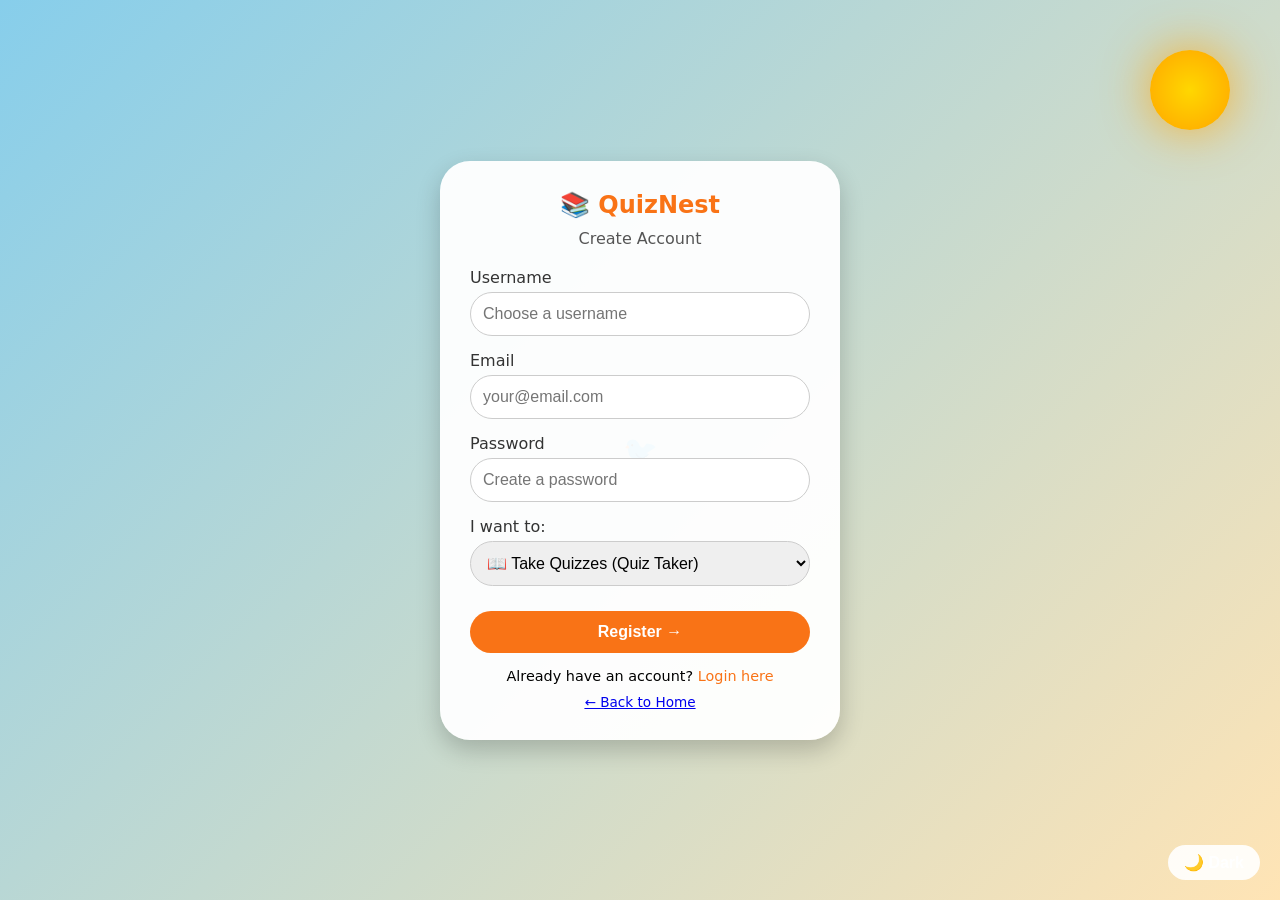
<file: quiz-platform/results.html>
<!DOCTYPE html>
<html lang="en">
<head>
    <meta charset="UTF-8">
    <meta name="viewport" content="width=device-width, initial-scale=1.0, user-scalable=yes">
    <title>Register | QuizNest</title>
    <style>
        * { margin: 0; padding: 0; box-sizing: border-box; }
        body {
            font-family: system-ui, 'Segoe UI', sans-serif;
            min-height: 100vh;
            display: flex;
            align-items: center;
            justify-content: center;
            background: linear-gradient(135deg, #87CEEB, #FFE4B5);
            transition: background 0.3s;
            position: relative;
        }
        body.dark {
            background: linear-gradient(135deg, #0a0a2a, #1a1a3e);
        }
        .sun, .cloud, .red-bird { display: block; }
        .moon, .stars-container, .galaxy, .shooting-star { display: none; }
        body.dark .sun, body.dark .cloud, body.dark .red-bird { display: none; }
        body.dark .moon, body.dark .stars-container, body.dark .galaxy, body.dark .shooting-star { display: block; }
        .sun { position: fixed; top: 50px; right: 50px; width: 80px; height: 80px; background: radial-gradient(circle, #FFD700, #FFA500); border-radius: 50%; box-shadow: 0 0 50px rgba(255,165,0,0.8); z-index: 5; pointer-events: none; animation: sunGlow 2s infinite alternate; }
        @keyframes sunGlow { 0% { transform: scale(1); } 100% { transform: scale(1.1); } }
        .cloud { position: fixed; background: white; z-index: 5; pointer-events: none; border-radius: 100px; }
        .cloud1 { width: 140px; height: 90px; top: 80px; left: -160px; animation: moveCloud1 25s linear infinite; }
        .cloud1::before, .cloud1::after { content: ''; position: absolute; background: white; border-radius: 50%; }
        .cloud1::before { width: 60px; height: 60px; top: -30px; left: 20px; }
        .cloud1::after { width: 50px; height: 50px; top: -20px; left: 70px; }
        .cloud2 { width: 180px; height: 110px; top: 200px; left: -220px; animation: moveCloud2 35s linear infinite; opacity: 0.8; }
        .cloud2::before { width: 80px; height: 80px; top: -40px; left: 30px; }
        .cloud2::after { width: 65px; height: 65px; top: -30px; left: 100px; }
        .cloud3 { width: 110px; height: 70px; top: 350px; left: -130px; animation: moveCloud3 20s linear infinite; opacity: 0.7; }
        .cloud3::before { width: 50px; height: 50px; top: -25px; left: 15px; }
        .cloud3::after { width: 40px; height: 40px; top: -15px; left: 60px; }
        .cloud4 { width: 160px; height: 95px; top: 480px; left: -190px; animation: moveCloud4 30s linear infinite; opacity: 0.6; }
        .cloud4::before { width: 70px; height: 70px; top: -35px; left: 25px; }
        .cloud4::after { width: 55px; height: 55px; top: -25px; left: 90px; }
        @keyframes moveCloud1 { 100% { left: 100%; } }
        @keyframes moveCloud2 { 100% { left: 110%; } }
        @keyframes moveCloud3 { 100% { left: 100%; } }
        @keyframes moveCloud4 { 100% { left: 105%; } }
        .red-bird { position: fixed; font-size: 28px; z-index: 5; pointer-events: none; animation: flyBird 12s linear infinite; }
        @keyframes flyBird { 0% { left: -60px; top: 150px; } 25% { top: 130px; } 50% { top: 170px; } 75% { top: 140px; } 100% { left: 100%; top: 160px; } }
        .moon { position: fixed; top: 60px; right: 60px; width: 70px; height: 70px; background: radial-gradient(circle, #f5f5dc, #e6e6a3); border-radius: 50%; box-shadow: 0 0 40px rgba(255,255,200,0.6); z-index: 5; pointer-events: none; animation: moonGlow 3s infinite alternate; }
        @keyframes moonGlow { 0% { box-shadow: 0 0 20px rgba(255,255,200,0.4); } 100% { box-shadow: 0 0 60px rgba(255,255,200,0.9); } }
        .stars-container { position: fixed; top: 0; left: 0; width: 100%; height: 100%; pointer-events: none; z-index: 3; overflow: hidden; }
        .star { position: absolute; background: white; border-radius: 50%; animation: twinkle 2s infinite alternate; }
        @keyframes twinkle { 0% { opacity: 0.3; transform: scale(1); } 100% { opacity: 1; transform: scale(1.3); } }
        .shooting-star { position: absolute; width: 100px; height: 2px; background: linear-gradient(90deg, white, rgba(255,255,255,0.8), transparent); border-radius: 50%; animation: shootStar 3s linear infinite; }
        @keyframes shootStar { 0% { transform: translateX(0) translateY(0) rotate(35deg); opacity: 0; width: 0px; } 5% { opacity: 1; width: 100px; } 20% { transform: translateX(-300px) translateY(200px) rotate(35deg); opacity: 0; width: 0px; } 100% { transform: translateX(-300px) translateY(200px) rotate(35deg); opacity: 0; width: 0px; } }
        .galaxy { position: fixed; top: 50%; left: 50%; width: 400px; height: 400px; transform: translate(-50%, -50%); background: radial-gradient(ellipse, rgba(100,50,150,0.2), rgba(50,20,100,0.05), transparent); border-radius: 50%; pointer-events: none; z-index: 2; animation: galaxySpin 25s linear infinite; }
        @keyframes galaxySpin { 100% { transform: translate(-50%, -50%) rotate(360deg); } }

        .card {
            background: rgba(255, 255, 255, 0.95);
            border-radius: 30px;
            padding: 30px;
            width: 400px;
            max-width: 90%;
            box-shadow: 0 10px 25px rgba(0,0,0,0.2);
            text-align: center;
            z-index: 10;
            position: relative;
        }
        body.dark .card {
            background: rgba(30, 36, 54, 0.95);
            color: white;
        }
        h2 {
            color: #f97316;
            margin-bottom: 10px;
        }
        .tagline {
            color: #555;
            margin-bottom: 20px;
        }
        body.dark .tagline {
            color: #ccc;
        }
        .input-group {
            margin-bottom: 15px;
            text-align: left;
        }
        .input-group label {
            display: block;
            margin-bottom: 5px;
            font-weight: 500;
            color: #333;
        }
        body.dark .input-group label {
            color: #ddd;
        }
        .input-group input, .input-group select {
            width: 100%;
            padding: 12px;
            border-radius: 40px;
            border: 1px solid #ccc;
            font-size: 1rem;
        }
        body.dark .input-group input, body.dark .input-group select {
            background: #1e293b;
            border-color: #445566;
            color: white;
        }
        button {
            background: #f97316;
            color: white;
            border: none;
            padding: 12px;
            border-radius: 40px;
            font-size: 1rem;
            font-weight: bold;
            cursor: pointer;
            width: 100%;
            margin-top: 10px;
        }
        button:hover {
            background: #e25c0c;
        }
        .login-link {
            margin-top: 15px;
            font-size: 0.9rem;
        }
        .login-link a {
            color: #f97316;
            text-decoration: none;
        }
        .back-link {
            margin-top: 10px;
            font-size: 0.85rem;
        }
        .error-msg, .success-msg {
            margin-top: 10px;
            font-size: 0.85rem;
        }
        .error-msg { color: #ef4444; }
        .success-msg { color: #10b981; }
        .theme-toggle {
            position: fixed;
            bottom: 20px;
            right: 20px;
            background: rgba(255,255,255,0.9);
            border: none;
            border-radius: 50px;
            padding: 8px 16px;
            cursor: pointer;
            z-index: 100;
            width: auto;
        }
        body.dark .theme-toggle {
            background: #2a3348;
            color: white;
        }
    </style>
</head>
<body>
    <div class="sun"></div>
    <div class="cloud cloud1"></div>
    <div class="cloud cloud2"></div>
    <div class="cloud cloud3"></div>
    <div class="cloud cloud4"></div>
    <div class="red-bird">🐦</div>
    <div class="moon"></div>
    <div class="stars-container" id="starsContainer"></div>
    <div class="galaxy"></div>
    <button class="theme-toggle" id="themeToggle">🌙 Dark</button>

    <div class="card">
        <h2>📚 QuizNest</h2>
        <div class="tagline">Create Account</div>
        <form id="registerForm">
            <div class="input-group">
                <label>Username</label>
                <input type="text" id="regUsername" placeholder="Choose a username" required>
            </div>
            <div class="input-group">
                <label>Email</label>
                <input type="email" id="regEmail" placeholder="your@email.com" required>
            </div>
            <div class="input-group">
                <label>Password</label>
                <input type="password" id="regPassword" placeholder="Create a password" required>
            </div>
            <div class="input-group">
                <label>I want to:</label>
                <select id="regRole">
                    <option value="taker">📖 Take Quizzes (Quiz Taker)</option>
                    <option value="creator">✏️ Create Quizzes (Quiz Creator)</option>
                </select>
            </div>
            <button type="submit">Register →</button>
            <div id="regError" class="error-msg"></div>
            <div id="regSuccess" class="success-msg"></div>
        </form>
        <div class="login-link">Already have an account? <a href="login.html">Login here</a></div>
        <div class="back-link"><a href="index.html">← Back to Home</a></div>
    </div>

    <script>
        function generateStars() {
            const container = document.getElementById('starsContainer');
            if (!container) return;
            for (let i = 0; i < 120; i++) {
                let s = document.createElement('div');
                s.className = 'star';
                s.style.left = Math.random() * 100 + '%';
                s.style.top = Math.random() * 100 + '%';
                s.style.width = (Math.random() * 3 + 1) + 'px';
                s.style.height = s.style.width;
                s.style.animationDelay = (Math.random() * 5) + 's';
                container.appendChild(s);
            }
        }
        function generateShootingStars() {
            const container = document.getElementById('starsContainer');
            if (!container) return;
            for (let i = 0; i < 8; i++) {
                let s = document.createElement('div');
                s.className = 'shooting-star';
                s.style.top = (Math.random() * 40) + '%';
                s.style.left = (Math.random() * 60 + 40) + '%';
                s.style.animationDelay = (Math.random() * 8) + 's';
                container.appendChild(s);
            }
        }
        generateStars();
        generateShootingStars();

        const themeToggle = document.getElementById("themeToggle");
        themeToggle.addEventListener("click", () => {
            document.body.classList.toggle("dark");
            themeToggle.textContent = document.body.classList.contains("dark") ? "☀️ Light" : "🌙 Dark";
        });

        document.getElementById("registerForm").addEventListener("submit", (e) => {
            e.preventDefault();
            const username = document.getElementById("regUsername").value.trim();
            const email = document.getElementById("regEmail").value.trim();
            const password = document.getElementById("regPassword").value;
            const role = document.getElementById("regRole").value;
            if (!username || !email || !password) {
                document.getElementById("regError").innerText = "Please fill all fields";
                return;
            }
            let users = JSON.parse(localStorage.getItem("quiz_users")) || [];
            if (users.find(u => u.username === username)) {
                document.getElementById("regError").innerText = "Username already exists";
                return;
            }
            users.push({ username, email, password, role });
            localStorage.setItem("quiz_users", JSON.stringify(users));
            document.getElementById("regSuccess").innerText = "Registration successful! Redirecting to login...";
            setTimeout(() => {
                window.location.href = "login.html";
            }, 1500);
        });
    </script>
</body>
</html>
</file>
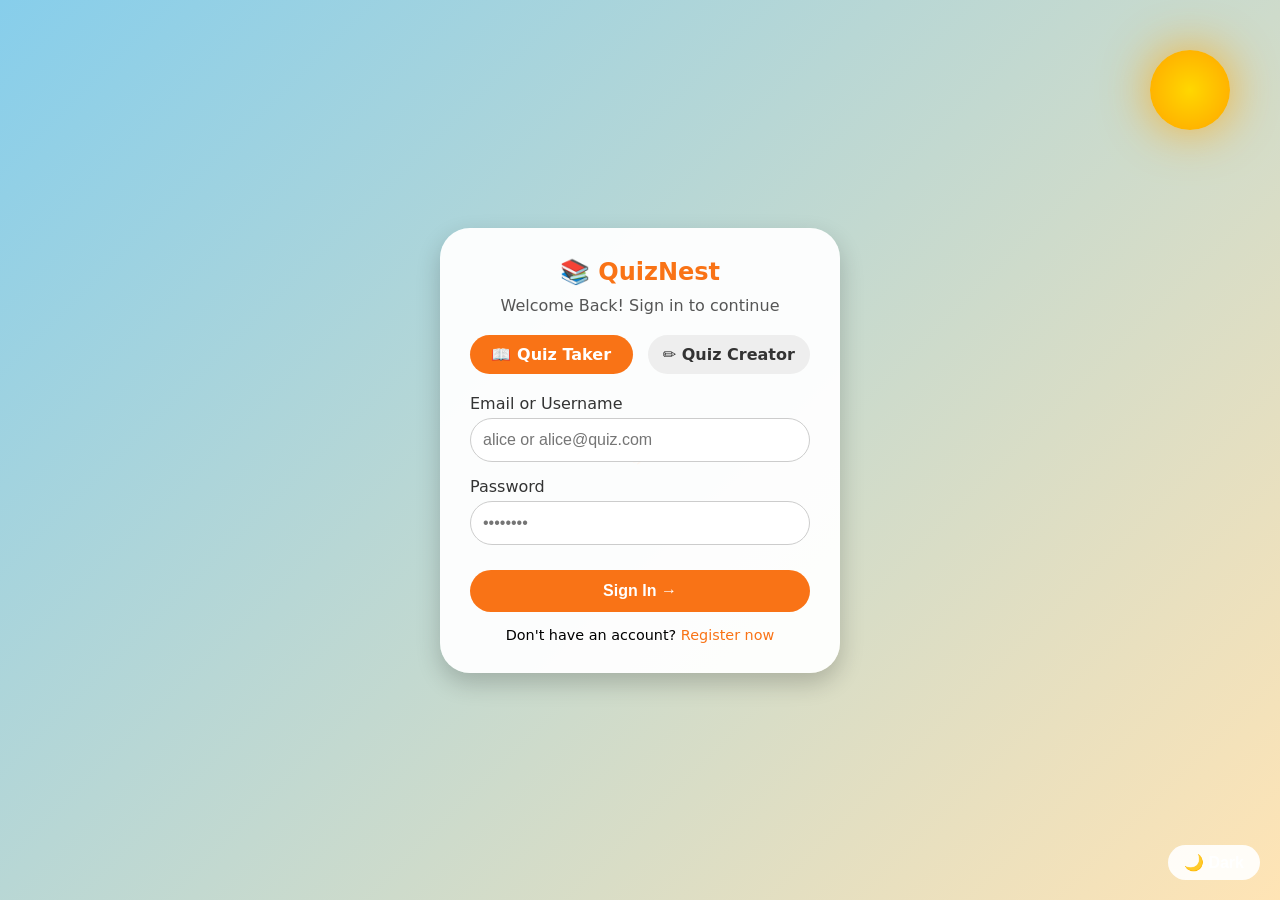
<file: quiz-platform/taker-dashboard.html>
<!DOCTYPE html>
<html lang="en">
<head>
    <meta charset="UTF-8">
    <meta name="viewport" content="width=device-width, initial-scale=1.0, user-scalable=yes">
    <title>Quiz Taker | QuizNest</title>
    <style>

     * { margin: 0; padding: 0; box-sizing: border-box; }
        body {
            font-family: system-ui, 'Segoe UI', sans-serif;
            min-height: 100vh;
            transition: background 0.3s ease;
            position: relative;
            background: linear-gradient(135deg, #87CEEB 0%, #FFE4B5 40%, #FFDAB9 100%);
        }
        body.dark {
            background: linear-gradient(135deg, #0a0a2a 0%, #1a1a3e 50%, #0d0d2b 100%);
        }
        .sun, .cloud, .red-bird { display: block; }
        .moon, .stars-container, .galaxy, .shooting-star { display: none; }
        body.dark .sun, body.dark .cloud, body.dark .red-bird { display: none; }
        body.dark .moon, body.dark .stars-container, body.dark .galaxy, body.dark .shooting-star { display: block; }
        .sun { position: fixed; top: 50px; right: 50px; width: 80px; height: 80px; background: radial-gradient(circle, #FFD700, #FFA500); border-radius: 50%; box-shadow: 0 0 50px rgba(255,165,0,0.8); z-index: 5; pointer-events: none; animation: sunGlow 2s ease-in-out infinite alternate; }
        @keyframes sunGlow { 0% { transform: scale(1); box-shadow: 0 0 30px rgba(255,165,0,0.6); } 100% { transform: scale(1.1); box-shadow: 0 0 70px rgba(255,165,0,1); } }
        .cloud { position: fixed; background: rgba(255,255,255,0.95); z-index: 5; pointer-events: none; border-radius: 100px; }
        .cloud1 { width: 140px; height: 90px; top: 80px; left: -160px; animation: moveCloud1 25s linear infinite; }
        .cloud1::before, .cloud1::after { content: ''; position: absolute; background: white; border-radius: 50%; }
        .cloud1::before { width: 60px; height: 60px; top: -30px; left: 20px; }
        .cloud1::after { width: 50px; height: 50px; top: -20px; left: 70px; }
        .cloud2 { width: 180px; height: 110px; top: 200px; left: -220px; animation: moveCloud2 35s linear infinite; opacity: 0.8; }
        .cloud2::before { width: 80px; height: 80px; top: -40px; left: 30px; }
        .cloud2::after { width: 65px; height: 65px; top: -30px; left: 100px; }
        .cloud3 { width: 110px; height: 70px; top: 350px; left: -130px; animation: moveCloud3 20s linear infinite; opacity: 0.7; }
        .cloud3::before { width: 50px; height: 50px; top: -25px; left: 15px; }
        .cloud3::after { width: 40px; height: 40px; top: -15px; left: 60px; }
        .cloud4 { width: 160px; height: 95px; top: 480px; left: -190px; animation: moveCloud4 30s linear infinite; opacity: 0.6; }
        .cloud4::before { width: 70px; height: 70px; top: -35px; left: 25px; }
        .cloud4::after { width: 55px; height: 55px; top: -25px; left: 90px; }
        @keyframes moveCloud1 { 100% { left: 100%; } }
        @keyframes moveCloud2 { 100% { left: 110%; } }
        @keyframes moveCloud3 { 100% { left: 100%; } }
        @keyframes moveCloud4 { 100% { left: 105%; } }
        .red-bird { position: fixed; font-size: 28px; z-index: 5; pointer-events: none; animation: flyBird 12s linear infinite; filter: drop-shadow(2px 2px 4px rgba(0,0,0,0.2)); }
        @keyframes flyBird { 0% { left: -60px; top: 150px; } 25% { top: 130px; } 50% { top: 170px; } 75% { top: 140px; } 100% { left: 100%; top: 160px; } }
        .moon { position: fixed; top: 60px; right: 60px; width: 70px; height: 70px; background: radial-gradient(circle, #f5f5dc, #e6e6a3); border-radius: 50%; box-shadow: 0 0 40px rgba(255,255,200,0.6); z-index: 5; pointer-events: none; animation: moonGlow 3s ease-in-out infinite alternate; }
        @keyframes moonGlow { 0% { box-shadow: 0 0 20px rgba(255,255,200,0.4); } 100% { box-shadow: 0 0 60px rgba(255,255,200,0.9); } }
        .stars-container { position: fixed; top: 0; left: 0; width: 100%; height: 100%; pointer-events: none; z-index: 3; overflow: hidden; }
        .star { position: absolute; background: white; border-radius: 50%; animation: twinkle 2s ease-in-out infinite alternate; }
        @keyframes twinkle { 0% { opacity: 0.3; transform: scale(1); } 100% { opacity: 1; transform: scale(1.3); } }
        .shooting-star { position: absolute; width: 100px; height: 2px; background: linear-gradient(90deg, white, rgba(255,255,255,0.8), transparent); border-radius: 50%; animation: shootStar 3s linear infinite; }
        @keyframes shootStar { 0% { transform: translateX(0) translateY(0) rotate(35deg); opacity: 0; width: 0px; } 5% { opacity: 1; width: 100px; } 20% { transform: translateX(-300px) translateY(200px) rotate(35deg); opacity: 0; width: 0px; } 100% { transform: translateX(-300px) translateY(200px) rotate(35deg); opacity: 0; width: 0px; } }
        .galaxy { position: fixed; top: 50%; left: 50%; width: 400px; height: 400px; transform: translate(-50%, -50%); background: radial-gradient(ellipse, rgba(100,50,150,0.2), rgba(50,20,100,0.05), transparent); border-radius: 50%; pointer-events: none; z-index: 2; animation: galaxySpin 25s linear infinite; }
        @keyframes galaxySpin { 100% { transform: translate(-50%, -50%) rotate(360deg); } }
        .container { max-width: 1200px; margin: 0 auto; padding: 2rem; position: relative; z-index: 10; }
        .dashboard-header { display: flex; justify-content: space-between; align-items: center; margin-bottom: 2rem; flex-wrap: wrap; gap: 1rem; background: rgba(255, 255, 255, 0.9); backdrop-filter: blur(10px); padding: 1rem 1.5rem; border-radius: 2rem; border: 1px solid rgba(0,0,0,0.1); }
        body.dark .dashboard-header { background: rgba(30, 36, 54, 0.9); border-color: rgba(255,255,255,0.15); color: #f1f5f9; }
        .dashboard-header h2 { color: #1e293b; }
        body.dark .dashboard-header h2 { color: #f1f5f9; }
        .user-badge { background: #f97316; padding: 6px 14px; border-radius: 2rem; color: white; font-weight: 500; }
        .btn-small { padding: 6px 14px; font-size: 0.85rem; border-radius: 2rem; border: none; cursor: pointer; }
        .btn-danger { background: #c44536; color: white; }
        .quiz-grid { display: grid; grid-template-columns: repeat(auto-fill, minmax(280px, 1fr)); gap: 1.5rem; margin-top: 1.5rem; }
        .quiz-card { background: rgba(255, 255, 255, 0.95); backdrop-filter: blur(8px); border-radius: 1.5rem; padding: 1.2rem; border: 1px solid rgba(0,0,0,0.1); transition: all 0.3s ease; color: #1e293b; }
        body.dark .quiz-card { background: rgba(30, 36, 54, 0.95); border-color: rgba(255,255,255,0.15); color: #f1f5f9; }
        .quiz-card:hover { transform: translateY(-5px); box-shadow: 0 8px 24px rgba(0,0,0,0.1); }
        .quiz-card h3 { margin-bottom: 0.5rem; color: #1e293b; }
        body.dark .quiz-card h3 { color: #f1f5f9; }
        .quiz-card p { color: #334155; font-size: 0.9rem; margin-bottom: 0.5rem; }
        body.dark .quiz-card p { color: #cbd5e1; }
        .btn-take { background: #f97316; color: white; border: none; padding: 8px 16px; border-radius: 2rem; cursor: pointer; margin-top: 1rem; width: 100%; font-weight: bold; }
        .empty-state { text-align: center; padding: 3rem; background: rgba(255,255,255,0.9); border-radius: 2rem; color: #334155; }
        body.dark .empty-state { background: rgba(30,36,54,0.9); color: #cbd5e1; }
        .theme-toggle { position: fixed; bottom: 20px; right: 20px; background: rgba(255,255,255,0.9); backdrop-filter: blur(8px); border: 1px solid rgba(0,0,0,0.1); border-radius: 50px; padding: 10px 20px; cursor: pointer; font-size: 1rem; z-index: 100; color: #1e293b; font-weight: 500; }
        body.dark .theme-toggle { background: rgba(30,36,54,0.9); color: #f1f5f9; border-color: rgba(255,255,255,0.15); }
    </style>
</head>
<body>
    <div class="sun"></div><div class="cloud cloud1"></div><div class="cloud cloud2"></div><div class="cloud cloud3"></div><div class="cloud cloud4"></div><div class="red-bird">🐦</div>
    <div class="moon"></div><div class="stars-container" id="starsContainer"></div><div class="galaxy"></div>
    <button class="theme-toggle" id="themeToggle">🌙 Dark</button>

    <div class="container">
        <div class="dashboard-header">
            <h2>📖 Quiz Taker Dashboard</h2>
            <div><span class="user-badge" id="userNameDisplay"></span> <button id="logoutBtn" class="btn-small btn-danger">Logout</button></div>
        </div>
        <div id="quizListContainer" class="quiz-grid"></div>
    </div>

    <script>
        function generateStars() {
            const container = document.getElementById('starsContainer');
            if (!container) return;
            for (let i = 0; i < 120; i++) {
                const star = document.createElement('div');
                star.className = 'star';
                star.style.left = Math.random() * 100 + '%';
                star.style.top = Math.random() * 100 + '%';
                star.style.width = (Math.random() * 3 + 1) + 'px';
                star.style.height = star.style.width;
                star.style.animationDelay = (Math.random() * 5) + 's';
                star.style.animationDuration = (Math.random() * 2 + 1) + 's';
                container.appendChild(star);
            }
        }
        function generateShootingStars() {
            const container = document.getElementById('starsContainer');
            if (!container) return;
            for (let i = 0; i < 8; i++) {
                const star = document.createElement('div');
                star.className = 'shooting-star';
                star.style.top = (Math.random() * 40) + '%';
                star.style.left = (Math.random() * 60 + 40) + '%';
                star.style.animationDelay = (Math.random() * 8) + 's';
                star.style.animationDuration = (Math.random() * 2 + 2.5) + 's';
                container.appendChild(star);
            }
        }
        generateStars(); generateShootingStars();

        const themeToggle = document.getElementById("themeToggle");
        themeToggle.addEventListener("click", () => {
            document.body.classList.toggle("dark");
            const isDark = document.body.classList.contains("dark");
            themeToggle.textContent = isDark ? "☀️ Light" : "🌙 Dark";
        });

        const currentUser = JSON.parse(localStorage.getItem("quiz_current_user"));
        if (!currentUser) window.location.href = "login.html";
        document.getElementById("userNameDisplay").innerHTML = `👤 ${currentUser.username}`;
        document.getElementById("logoutBtn").onclick = () => { localStorage.removeItem("quiz_current_user"); window.location.href = "index.html"; };

        function loadQuizzes() {
            const quizzes = JSON.parse(localStorage.getItem("quiz_quizzes")) || [];
            const container = document.getElementById("quizListContainer");
            if (quizzes.length === 0) {
                container.innerHTML = `<div class="empty-state">📭 No quizzes available yet. Check back later!</div>`;
                return;
            }
            container.innerHTML = quizzes.map(quiz => `
                <div class="quiz-card">
                    <h3>${escapeHtml(quiz.title)}</h3>
                    <p>${escapeHtml(quiz.description || "No description")}</p>
                    <small>${quiz.questions.length} questions · by ${escapeHtml(quiz.createdBy)} · 🧮 Taken ${quiz.timesTaken || 0} times</small>
                    <button class="btn-take" data-id="${quiz.id}">▶ Take Quiz</button>
                </div>
            `).join('');
            document.querySelectorAll(".btn-take").forEach(btn => {
                btn.addEventListener("click", () => {
                    localStorage.setItem("activeQuizId", btn.getAttribute("data-id"));
                    window.location.href = "attempt-quiz.html";
                });
            });
        }
        function escapeHtml(str) { if (!str) return ""; return str.replace(/[&<>]/g, function(m){ if(m==='&') return '&amp;'; if(m==='<') return '&lt;'; if(m==='>') return '&gt;'; return m;}); }
        loadQuizzes();
    </script>
</body>
</html>
</file>
